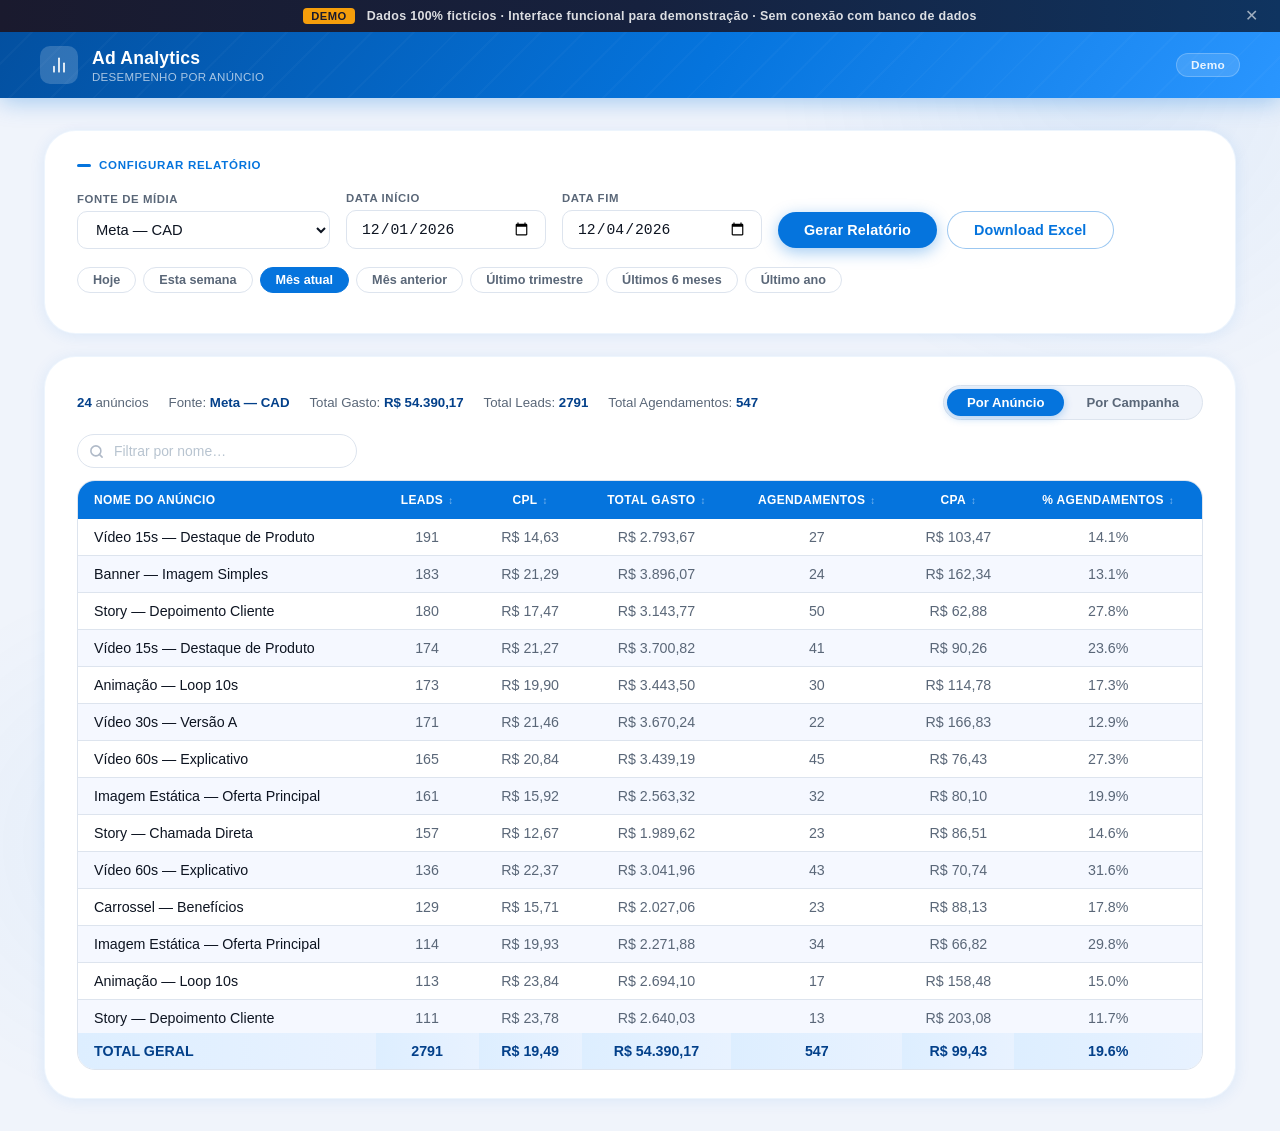
<file: assets/demos/ad-analytics.html>
<!DOCTYPE html>
<html lang="pt-BR">
<head>
  <meta charset="UTF-8" />
  <meta name="viewport" content="width=device-width, initial-scale=1.0" />
  <title>Ad Analytics — Demo</title>
  <style>
    *, *::before, *::after { box-sizing: border-box; margin: 0; padding: 0; }

    :root {
      --blue:       #0574dd;
      --blue-dark:  #0461bd;
      --blue-deep:  #03408a;
      --blue-light: #e8f2ff;
      --blue-glow:  rgba(5,116,221,.14);
      --bg:         #f0f4fb;
      --card:       #ffffff;
      --text:       #0d1421;
      --muted:      #5a6778;
      --border:     #dde4ee;
      --r-sm:  10px;
      --r-md:  18px;
      --r-lg:  24px;
      --r-xl:  32px;
      --r-full: 100px;
      --shadow:    0 2px 16px rgba(5,116,221,.09);
      --shadow-md: 0 6px 28px rgba(5,116,221,.14);
      --shadow-lg: 0 12px 48px rgba(5,116,221,.20);
      --ease: .22s cubic-bezier(.4,0,.2,1);
    }

    body {
      font-family: 'Segoe UI', -apple-system, BlinkMacSystemFont, Arial, sans-serif;
      background: var(--bg);
      color: var(--text);
      min-height: 100vh;
      overflow-x: hidden;
    }

    body::before, body::after {
      content: '';
      position: fixed;
      border-radius: 50%;
      pointer-events: none;
      z-index: 0;
    }
    body::before {
      width: 700px; height: 700px;
      background: radial-gradient(circle, rgba(5,116,221,.07) 0%, transparent 68%);
      top: -280px; right: -180px;
    }
    body::after {
      width: 550px; height: 550px;
      background: radial-gradient(circle, rgba(5,116,221,.05) 0%, transparent 68%);
      bottom: -220px; left: -140px;
    }

    /* ── Demo Banner ── */
    .demo-banner {
      background: linear-gradient(90deg, #1a1a2e 0%, #16213e 50%, #0f3460 100%);
      color: #fff;
      padding: 8px 24px;
      display: flex;
      align-items: center;
      justify-content: center;
      gap: 12px;
      font-size: .78rem;
      font-weight: 600;
      letter-spacing: .3px;
      position: relative;
      z-index: 20;
    }
    .demo-banner-badge {
      background: #f59e0b;
      color: #1a1a2e;
      border-radius: 4px;
      padding: 2px 8px;
      font-size: .7rem;
      font-weight: 800;
      letter-spacing: .5px;
    }
    .demo-banner-text { opacity: .85; }
    .demo-banner-close {
      position: absolute;
      right: 16px;
      background: none;
      border: none;
      color: rgba(255,255,255,.6);
      cursor: pointer;
      font-size: 1rem;
      line-height: 1;
      padding: 2px 6px;
      transition: color .2s;
    }
    .demo-banner-close:hover { color: #fff; }

    /* ── Header ── */
    header {
      background: linear-gradient(120deg, #0350a0 0%, var(--blue) 55%, #2a96ff 100%);
      color: #fff;
      padding: 0 40px;
      height: 66px;
      display: flex;
      align-items: center;
      gap: 14px;
      position: relative;
      z-index: 10;
      box-shadow: 0 3px 24px rgba(5,116,221,.35);
    }
    header::before {
      content: '';
      position: absolute;
      inset: 0;
      background: repeating-linear-gradient(-45deg, transparent, transparent 28px, rgba(255,255,255,.025) 28px, rgba(255,255,255,.025) 30px);
      pointer-events: none;
    }
    .header-icon {
      width: 38px; height: 38px;
      background: rgba(255,255,255,.18);
      border-radius: var(--r-sm);
      display: flex; align-items: center; justify-content: center;
      flex-shrink: 0;
    }
    .header-text { display: flex; flex-direction: column; gap: 2px; }
    header h1 { font-size: 1.1rem; font-weight: 700; letter-spacing: .2px; }
    .header-sub { font-size: .72rem; opacity: .65; font-weight: 500; letter-spacing: .3px; text-transform: uppercase; }
    .header-badge {
      margin-left: auto;
      background: rgba(255,255,255,.15);
      border: 1px solid rgba(255,255,255,.25);
      border-radius: var(--r-full);
      padding: 4px 14px;
      font-size: .74rem;
      font-weight: 600;
      letter-spacing: .3px;
      opacity: .9;
    }

    /* ── Layout ── */
    main { max-width: 1240px; margin: 32px auto; padding: 0 24px; position: relative; z-index: 1; }

    .card {
      background: var(--card);
      border-radius: var(--r-xl);
      box-shadow: var(--shadow);
      padding: 28px 32px;
      margin-bottom: 22px;
      border: 1px solid rgba(5,116,221,.07);
      position: relative;
    }

    .card-title {
      font-size: .72rem;
      font-weight: 700;
      color: var(--blue);
      text-transform: uppercase;
      letter-spacing: .7px;
      margin-bottom: 18px;
      display: flex;
      align-items: center;
      gap: 8px;
    }
    .card-title::before {
      content: '';
      display: block;
      width: 14px; height: 3px;
      background: var(--blue);
      border-radius: 2px;
    }

    /* ── Filtros ── */
    .filters { display: flex; flex-wrap: wrap; gap: 16px; align-items: flex-end; }
    .filter-group { display: flex; flex-direction: column; gap: 6px; }
    .filter-group label {
      font-size: .71rem;
      font-weight: 700;
      color: var(--muted);
      text-transform: uppercase;
      letter-spacing: .6px;
    }
    .filter-group select,
    .filter-group input[type="date"] {
      border: 1.5px solid var(--border);
      border-radius: var(--r-sm);
      padding: 9px 14px;
      font-size: .92rem;
      color: var(--text);
      background: #fff;
      outline: none;
      transition: border-color var(--ease), box-shadow var(--ease);
      min-width: 200px;
    }
    .filter-group select:focus,
    .filter-group input[type="date"]:focus {
      border-color: var(--blue);
      box-shadow: 0 0 0 3px var(--blue-glow);
    }

    /* ── Botões ── */
    .btn {
      padding: 10px 26px;
      border: none;
      border-radius: var(--r-full);
      font-size: .9rem;
      font-weight: 700;
      cursor: pointer;
      transition: background var(--ease), transform var(--ease), box-shadow var(--ease), opacity var(--ease);
      letter-spacing: .15px;
    }
    .btn-primary {
      background: var(--blue);
      color: #fff;
      box-shadow: 0 4px 16px rgba(5,116,221,.38);
    }
    .btn-primary:hover {
      background: var(--blue-dark);
      transform: translateY(-1.5px);
      box-shadow: 0 6px 22px rgba(5,116,221,.48);
    }
    .btn-success {
      background: #fff;
      color: var(--blue);
      border: 1.5px solid rgba(5,116,221,.4);
    }
    .btn-success:hover {
      background: var(--blue-light);
      border-color: var(--blue);
      transform: translateY(-1.5px);
    }
    .btn:disabled { opacity: .5; cursor: not-allowed; transform: none !important; box-shadow: none !important; }

    .actions { display: flex; gap: 10px; align-items: center; margin-top: 4px; }

    #status { font-size: .85rem; color: var(--muted); min-height: 20px; }
    #status.error { color: #d63b3b; }

    .spinner {
      display: none;
      width: 18px; height: 18px;
      border: 2.5px solid var(--border);
      border-top-color: var(--blue);
      border-radius: 50%;
      animation: spin .7s linear infinite;
      vertical-align: middle;
    }
    @keyframes spin { to { transform: rotate(360deg); } }

    /* ── Presets ── */
    .presets { display: flex; flex-wrap: wrap; gap: 7px; margin-top: 18px; }
    .preset-btn {
      border: 1.5px solid var(--border);
      background: #fff;
      color: var(--muted);
      border-radius: var(--r-full);
      padding: 5px 15px;
      font-size: .79rem;
      font-weight: 600;
      cursor: pointer;
      transition: background var(--ease), color var(--ease), border-color var(--ease), transform var(--ease);
    }
    .preset-btn:hover {
      background: var(--blue-light);
      border-color: var(--blue);
      color: var(--blue);
      transform: translateY(-1px);
    }
    .preset-btn.active { background: var(--blue); color: #fff; border-color: var(--blue); }

    /* ── Tabela ── */
    #results-section { display: none; }

    .view-toggle {
      display: flex;
      background: var(--bg);
      border: 1.5px solid var(--border);
      border-radius: var(--r-full);
      padding: 3px;
      gap: 2px;
    }
    .toggle-btn {
      border: none;
      background: transparent;
      color: var(--muted);
      padding: 6px 20px;
      font-size: .82rem;
      font-weight: 700;
      cursor: pointer;
      border-radius: var(--r-full);
      transition: background var(--ease), color var(--ease);
    }
    .toggle-btn.active { background: var(--blue); color: #fff; box-shadow: 0 2px 8px rgba(5,116,221,.3); }
    .toggle-btn:not(.active):hover { background: var(--blue-light); color: var(--blue); }

    .summary-bar { display: flex; gap: 20px; flex-wrap: wrap; margin-bottom: 16px; }
    .summary-item { font-size: .83rem; color: var(--muted); }
    .summary-item strong { color: var(--blue-deep); font-weight: 700; }

    .table-wrapper {
      overflow-x: auto;
      overflow-y: auto;
      max-height: calc(100vh - 310px);
      border-radius: var(--r-md);
      border: 1px solid var(--border);
    }

    table { width: 100%; border-collapse: collapse; font-size: .89rem; }
    thead th {
      background: var(--blue);
      color: #fff;
      padding: 12px 16px;
      text-align: center;
      font-weight: 700;
      white-space: nowrap;
      position: sticky;
      top: 0;
      z-index: 3;
      cursor: pointer;
      user-select: none;
      font-size: .75rem;
      letter-spacing: .35px;
      text-transform: uppercase;
    }
    thead th:first-child { text-align: left; }
    thead th:hover { background: var(--blue-dark); }
    .sort-icon { margin-left: 5px; opacity: .5; font-size: .82em; }
    thead th.sort-active { background: var(--blue-deep); }
    thead th.sort-active .sort-icon { opacity: 1; }

    tbody tr { transition: background var(--ease); }
    tbody tr:nth-child(even) { background: #f5f8ff; }
    tbody tr:hover { background: var(--blue-light); }

    tbody td {
      padding: 10px 16px;
      border-bottom: 1px solid var(--border);
      white-space: nowrap;
    }
    tbody td:first-child {
      white-space: normal;
      max-width: 340px;
      overflow-wrap: break-word;
      word-break: break-word;
      color: var(--text);
      font-weight: 500;
    }
    tbody td:not(:first-child) { text-align: center; color: var(--muted); min-width: 90px; }

    .row-total td,
    tfoot td {
      background: linear-gradient(90deg, #ddeeff, #e8f2ff);
      font-weight: 700;
      color: var(--blue-deep);
      border-top: 2px solid rgba(5,116,221,.2);
      white-space: nowrap;
      padding: 10px 16px;
    }
    tfoot td {
      position: sticky;
      bottom: 0;
      z-index: 2;
    }
    tfoot td:not(:first-child) { text-align: center; }

    .na { color: #b8c4d0; font-style: italic; }

    .ad-link { color: inherit; text-decoration: none; cursor: pointer; }
    .ad-link:hover { color: var(--blue); text-decoration: underline; }

    /* ── Busca ── */
    .search-box {
      position: relative;
      display: inline-flex;
      align-items: center;
    }
    .search-box svg {
      position: absolute;
      left: 12px;
      color: #b0bac8;
      pointer-events: none;
    }
    .search-box input {
      border: 1.5px solid var(--border);
      border-radius: var(--r-full);
      padding: 8px 34px 8px 36px;
      font-size: .87rem;
      color: var(--text);
      background: #fff;
      outline: none;
      transition: border-color var(--ease), box-shadow var(--ease);
      width: 280px;
    }
    .search-box input:focus {
      border-color: var(--blue);
      box-shadow: 0 0 0 3px var(--blue-glow);
    }
    .search-box input::placeholder { color: #b8c4d0; }
    .search-clear {
      position: absolute; right: 10px;
      background: none; border: none;
      cursor: pointer; color: #b0bac8;
      font-size: .95rem; line-height: 1; padding: 0;
      display: none;
      transition: color var(--ease);
    }
    .search-clear:hover { color: var(--muted); }
    .search-clear.visible { display: block; }

    /* ── Modais ── */
    .modal-backdrop {
      display: none;
      position: fixed; inset: 0;
      background: rgba(5,20,55,.5);
      backdrop-filter: blur(6px);
      -webkit-backdrop-filter: blur(6px);
      z-index: 1000;
      align-items: center;
      justify-content: center;
    }
    .modal-backdrop.open { display: flex; }
    .modal-box {
      background: #fff;
      border-radius: var(--r-xl);
      box-shadow: var(--shadow-lg);
      padding: 28px 32px;
      max-width: 860px;
      width: calc(100% - 32px);
      max-height: 90vh;
      overflow-y: auto;
      position: relative;
      border: 1px solid rgba(5,116,221,.09);
    }
    .modal-close {
      position: absolute; top: 16px; right: 16px;
      width: 32px; height: 32px;
      display: flex; align-items: center; justify-content: center;
      font-size: 1.1rem;
      background: var(--bg); border: 1px solid var(--border); border-radius: 50%;
      cursor: pointer; color: var(--muted);
      transition: background var(--ease), color var(--ease), border-color var(--ease);
    }
    .modal-close:hover { background: #fee2e2; color: #d63b3b; border-color: #fca5a5; }
    .modal-title {
      font-size: .98rem; font-weight: 700; color: var(--blue-deep);
      margin-bottom: 20px; padding-right: 40px; line-height: 1.35;
    }

    /* ── Drill-down ── */
    .drill-modal-box { max-width: 1000px; }
    .drill-adset {
      margin-bottom: 10px;
      border: 1px solid var(--border);
      border-radius: var(--r-md);
      overflow: hidden;
      box-shadow: 0 2px 10px rgba(5,116,221,.06);
      transition: box-shadow var(--ease);
    }
    .drill-adset:hover { box-shadow: 0 4px 18px rgba(5,116,221,.11); }
    .drill-adset-header {
      background: linear-gradient(120deg, #0350a0 0%, var(--blue) 100%);
      color: #fff;
      padding: 12px 18px;
      display: flex;
      align-items: center;
      gap: 18px;
      flex-wrap: wrap;
      cursor: pointer;
      user-select: none;
    }
    .drill-adset-header:hover { background: linear-gradient(120deg, #023e80 0%, var(--blue-dark) 100%); }
    .drill-adset-name { font-weight: 700; font-size: .87rem; flex: 1; min-width: 140px; }
    .drill-adset-toggle {
      font-size: .7rem; opacity: .75;
      transition: transform .2s; flex-shrink: 0;
    }
    .drill-adset-toggle.collapsed { transform: rotate(-90deg); }
    .drill-adset-body { overflow: hidden; transition: max-height .25s ease; max-height: 2000px; }
    .drill-adset-body.collapsed { max-height: 0; }
    .drill-metric { font-size: .77rem; white-space: nowrap; opacity: .9; }
    .drill-metric strong { opacity: 1; font-weight: 700; }

    .drill-table { width: 100%; border-collapse: collapse; font-size: .85rem; }
    .drill-ad-row td {
      padding: 9px 16px;
      border-bottom: 1px solid var(--border);
      vertical-align: middle;
    }
    .drill-ad-row:last-child td { border-bottom: none; }
    .drill-ad-row:nth-child(even) { background: #f5f8ff; }
    .drill-ad-row:hover { background: var(--blue-light); }
    .drill-ad-name-cell {
      max-width: 340px;
      white-space: normal;
      overflow-wrap: break-word;
      word-break: break-word;
      color: var(--text);
      font-weight: 500;
    }
    .drill-no-data { padding: 36px; text-align: center; color: var(--muted); font-size: .9rem; }

    .drill-thead th {
      background: #1a6bd4;
      color: #fff;
      padding: 8px 14px;
      text-align: center;
      font-size: .72rem;
      font-weight: 700;
      cursor: pointer;
      user-select: none;
      white-space: nowrap;
      text-transform: uppercase;
      letter-spacing: .3px;
    }
    .drill-thead th:first-child { text-align: left; }
    .drill-thead th:hover { background: #1560c0; }
    .drill-thead th.sort-active { background: var(--blue-deep); }
    .drill-sort-icon { margin-left: 4px; opacity: .45; font-size: .75em; }
    .drill-thead th.sort-active .drill-sort-icon { opacity: 1; }
  </style>
</head>
<body>

<!-- Demo Banner -->
<div class="demo-banner" id="demo-banner">
  <span class="demo-banner-badge">DEMO</span>
  <span class="demo-banner-text">Dados 100% fictícios · Interface funcional para demonstração · Sem conexão com banco de dados</span>
  <button class="demo-banner-close" onclick="document.getElementById('demo-banner').style.display='none'" title="Fechar">✕</button>
</div>

<header>
  <div class="header-icon">
    <svg width="20" height="20" viewBox="0 0 24 24" fill="none" stroke="currentColor" stroke-width="2" stroke-linecap="round" stroke-linejoin="round">
      <line x1="18" y1="20" x2="18" y2="10"/><line x1="12" y1="20" x2="12" y2="4"/><line x1="6" y1="20" x2="6" y2="14"/>
    </svg>
  </div>
  <div class="header-text">
    <h1>Ad Analytics</h1>
    <span class="header-sub">Desempenho por Anúncio</span>
  </div>
  <div class="header-badge">Demo</div>
</header>

<main>
  <div class="card">
    <div class="card-title">Configurar Relatório</div>
    <div class="filters">
      <div class="filter-group">
        <label>Fonte de Mídia</label>
        <select id="platform">
          <optgroup label="Meta Ads">
            <option value="META_CAD">Meta — CAD</option>
            <option value="META_CONV">Meta — Conv</option>
            <option value="META_WHATSAPP">Meta — WhatsApp</option>
            <option value="META_REDE_SOCIAL">Meta — Rede Social</option>
          </optgroup>
          <optgroup label="Google Ads">
            <option value="GOOGLE_PESQUISA">Google — Pesquisa</option>
            <option value="GOOGLE_YT">Google — YouTube</option>
            <option value="GOOGLE_PMAX">Google — Performance Max</option>
          </optgroup>
          <optgroup label="Outras Plataformas">
            <option value="TIKTOK">TikTok Ads</option>
            <option value="TABOOLA">Taboola</option>
            <option value="BING_PESQUISA">Bing — Pesquisa</option>
            <option value="BING_DISPLAY">Bing — Display</option>
            <option value="X">X (Twitter) Ads</option>
          </optgroup>
        </select>
      </div>

      <div class="filter-group">
        <label>Data Início</label>
        <input type="date" id="date-start" />
      </div>

      <div class="filter-group">
        <label>Data Fim</label>
        <input type="date" id="date-end" />
      </div>

      <div class="filter-group" style="justify-content: flex-end;">
        <label>&nbsp;</label>
        <div class="actions">
          <button class="btn btn-primary" id="btn-report" onclick="gerarRelatorio()">Gerar Relatório</button>
          <button class="btn btn-success" id="btn-export" onclick="alert('Exportação desabilitada no modo demo.')" style="display:none">Download Excel</button>
        </div>
      </div>
    </div>

    <div class="presets" id="presets">
      <button class="preset-btn" data-preset="today">Hoje</button>
      <button class="preset-btn" data-preset="this-week">Esta semana</button>
      <button class="preset-btn" data-preset="this-month">Mês atual</button>
      <button class="preset-btn" data-preset="last-month">Mês anterior</button>
      <button class="preset-btn" data-preset="last-quarter">Último trimestre</button>
      <button class="preset-btn" data-preset="last-6months">Últimos 6 meses</button>
      <button class="preset-btn" data-preset="last-year">Último ano</button>
    </div>

    <div style="margin-top: 12px;">
      <span id="status"></span>
    </div>
  </div>

  <div class="card" id="results-section">
    <div style="display:flex; align-items:center; justify-content:space-between; flex-wrap:wrap; gap:12px; margin-bottom:14px;">
      <div class="summary-bar" id="summary-bar" style="margin-bottom:0;"></div>
      <div class="view-toggle" id="view-toggle" style="display:none;">
        <button class="toggle-btn active" id="btn-view-ad" onclick="setView('ad')">Por Anúncio</button>
        <button class="toggle-btn" id="btn-view-campaign" onclick="setView('campaign')">Por Campanha</button>
      </div>
    </div>
    <div style="margin-bottom:12px;">
      <div class="search-box">
        <svg width="15" height="15" viewBox="0 0 24 24" fill="none" stroke="currentColor" stroke-width="2.5" stroke-linecap="round" stroke-linejoin="round"><circle cx="11" cy="11" r="8"/><line x1="21" y1="21" x2="16.65" y2="16.65"/></svg>
        <input type="text" id="search-input" placeholder="Filtrar por nome…" oninput="onSearchInput(this.value)" autocomplete="off" />
        <button class="search-clear" id="search-clear" onclick="clearSearch()" title="Limpar">×</button>
      </div>
    </div>

    <div class="table-wrapper">
      <table id="report-table">
        <thead>
          <tr>
            <th id="col-name-header" data-col="0">Nome do Anúncio<span class="sort-icon">↕</span></th>
            <th data-col="1">Leads<span class="sort-icon">↕</span></th>
            <th data-col="2">CPL<span class="sort-icon">↕</span></th>
            <th data-col="3">Total Gasto<span class="sort-icon">↕</span></th>
            <th data-col="4">Agendamentos<span class="sort-icon">↕</span></th>
            <th data-col="5">CPA<span class="sort-icon">↕</span></th>
            <th data-col="6">% Agendamentos<span class="sort-icon">↕</span></th>
          </tr>
        </thead>
        <tbody id="report-body"></tbody>
        <tfoot id="report-foot"></tfoot>
      </table>
    </div>
  </div>
</main>

<!-- Modal de drill-down por campanha -->
<div class="modal-backdrop" id="drill-modal" onclick="closeDrillOnBackdrop(event)">
  <div class="modal-box drill-modal-box">
    <button class="modal-close" onclick="closeDrill()" title="Fechar">×</button>
    <div class="modal-title" id="drill-title"></div>
    <div id="drill-content"></div>
  </div>
</div>

<script>
  // ── Date helpers ──────────────────────────────────────────────
  function toISO(d) { return d.toISOString().slice(0, 10); }

  function applyPreset(preset) {
    const today = new Date();
    today.setHours(0, 0, 0, 0);
    let start, end = new Date(today);
    if (preset === 'today') {
      start = new Date(today);
    } else if (preset === 'this-week') {
      const day = today.getDay() || 7;
      start = new Date(today);
      start.setDate(today.getDate() - (day - 1));
    } else if (preset === 'this-month') {
      start = new Date(today.getFullYear(), today.getMonth(), 1);
    } else if (preset === 'last-month') {
      start = new Date(today.getFullYear(), today.getMonth() - 1, 1);
      end   = new Date(today.getFullYear(), today.getMonth(), 0);
    } else if (preset === 'last-quarter') {
      start = new Date(today); start.setMonth(today.getMonth() - 3);
    } else if (preset === 'last-6months') {
      start = new Date(today); start.setMonth(today.getMonth() - 6);
    } else if (preset === 'last-year') {
      start = new Date(today); start.setFullYear(today.getFullYear() - 1);
    } else return;
    document.getElementById('date-start').value = toISO(start);
    document.getElementById('date-end').value   = toISO(end);
    document.querySelectorAll('.preset-btn').forEach(b => {
      b.classList.toggle('active', b.dataset.preset === preset);
    });
  }

  ['date-start', 'date-end'].forEach(id => {
    document.getElementById(id).addEventListener('change', () => {
      document.querySelectorAll('.preset-btn').forEach(b => b.classList.remove('active'));
    });
  });

  document.querySelectorAll('.preset-btn').forEach(btn => {
    btn.addEventListener('click', () => applyPreset(btn.dataset.preset));
  });

  applyPreset('this-month');

  // ── Fake data generator ───────────────────────────────────────
  const PLATFORM_LABELS = {
    META_CAD:         'Meta — CAD',
    META_CONV:        'Meta — Conv',
    META_WHATSAPP:    'Meta — WhatsApp',
    META_REDE_SOCIAL: 'Meta — Rede Social',
    GOOGLE_PESQUISA:  'Google — Pesquisa',
    GOOGLE_YT:        'Google — YouTube',
    GOOGLE_PMAX:      'Google — Performance Max',
    TIKTOK:           'TikTok Ads',
    TABOOLA:          'Taboola',
    BING_PESQUISA:    'Bing — Pesquisa',
    BING_DISPLAY:     'Bing — Display',
    X:                'X (Twitter) Ads',
  };

  // Seed-based pseudo-random for reproducible fake data
  function seededRand(seed) {
    let s = seed;
    return function() {
      s = (s * 9301 + 49297) % 233280;
      return s / 233280;
    };
  }

  const CAMPAIGN_TEMPLATES = {
    META_CAD: [
      { c: 'Leads Produto A — Público Frio', adsets: ['Lookalike 1% — Compradores', 'Interesses — Serviço Premium'] },
      { c: 'Remarketing — Visitantes 30d', adsets: ['Visitantes Página Principal', 'Engajados Redes Sociais'] },
      { c: 'Prospecção — Região Sul', adsets: ['Público Amplo 35-55', 'Lookalike 2% — Leads Qualificados'] },
    ],
    META_CONV: [
      { c: 'Conversão — Captação Direta', adsets: ['Público Semelhante 1%', 'Interesses Combinados'] },
      { c: 'Retargeting — Carrinho Abandonado', adsets: ['Visitantes Página de Oferta', 'Engajados 7d'] },
    ],
    META_WHATSAPP: [
      { c: 'WhatsApp — Atendimento Direto', adsets: ['Público Frio — SP/RJ', 'Lookalike 1% — Conversores'] },
      { c: 'WhatsApp — Prospecção Nacional', adsets: ['Interesse em Serviços', 'Público Amplo 25-60'] },
    ],
    META_REDE_SOCIAL: [
      { c: 'Engajamento — Conteúdo Orgânico', adsets: ['Fãs da Página + Similares', 'Público Amplo'] },
    ],
    GOOGLE_PESQUISA: [
      { c: 'Pesquisa — Marca', adsets: ['Termos de Marca', 'Marca + Produto'] },
      { c: 'Pesquisa — Concorrentes', adsets: ['Concorrentes Diretos', 'Termos Alternativos'] },
      { c: 'Pesquisa — Produto Genérico', adsets: ['Intenção Alta', 'Intenção Média'] },
    ],
    GOOGLE_YT: [
      { c: 'YouTube — Awareness', adsets: ['In-Stream — Audiência Affinity', 'Bumper 6s — Remarketing'] },
      { c: 'YouTube — Consideração', adsets: ['TrueView — Custom Intent', 'Discovery — Interesse'] },
    ],
    GOOGLE_PMAX: [
      { c: 'Performance Max — Todos os Canais', adsets: ['Asset Group Principal', 'Asset Group Secundário'] },
    ],
    TIKTOK: [
      { c: 'TikTok — Geração de Leads', adsets: ['Público Frio 18-35', 'Interesses — Estilo de Vida'] },
      { c: 'TikTok — Spark Ads', adsets: ['Conteúdo Orgânico Impulsionado', 'Parceria Criadores'] },
    ],
    TABOOLA: [
      { c: 'Taboola — Native Leads', adsets: ['Portais de Notícias', 'Sites de Conteúdo'] },
    ],
    BING_PESQUISA: [
      { c: 'Bing — Marca', adsets: ['Termos de Marca'] },
      { c: 'Bing — Produto Genérico', adsets: ['Alta Intenção'] },
    ],
    BING_DISPLAY: [
      { c: 'Bing Display — Remarketing', adsets: ['Visitantes Recentes'] },
    ],
    X: [
      { c: 'X Ads — Prospecção', adsets: ['Seguidores de Concorrentes', 'Palavras-chave de Interesse'] },
    ],
  };

  const AD_NAMES = [
    'Vídeo 30s — Versão A',
    'Vídeo 30s — Versão B',
    'Carrossel — Benefícios',
    'Carrossel — Depoimentos',
    'Imagem Estática — Oferta Principal',
    'Imagem Estática — Benefício Único',
    'Story — Depoimento Cliente',
    'Story — Chamada Direta',
    'Vídeo 15s — Destaque de Produto',
    'Vídeo 60s — Explicativo',
    'Banner — Imagem Simples',
    'Animação — Loop 10s',
  ];

  function makeRow(adName, campaignName, adsetName, leads, spend, appointments) {
    const cpl  = leads > 0 ? Math.round(spend / leads * 100) / 100 : null;
    const cpa  = appointments > 0 ? Math.round(spend / appointments * 100) / 100 : null;
    const rate = leads > 0 ? Math.round(appointments / leads * 1000) / 10 : null;
    return {
      ad_name: adName,
      campaign_name: campaignName,
      adset_name: adsetName,
      leads, spend: Math.round(spend * 100) / 100,
      appointments, cpl, cpa, appointment_rate: rate,
      is_total: false,
    };
  }

  function generateFakeRows(platform) {
    const rand = seededRand(platform.split('').reduce((a, c) => a + c.charCodeAt(0), 0));
    const templates = CAMPAIGN_TEMPLATES[platform] || CAMPAIGN_TEMPLATES['META_CAD'];
    const rows = [];

    // Platform-specific spend/leads multiplier
    const multipliers = {
      META_CAD: { cpl: 18, conv: 0.22 },
      META_CONV: { cpl: 22, conv: 0.26 },
      META_WHATSAPP: { cpl: 14, conv: 0.31 },
      META_REDE_SOCIAL: { cpl: 8, conv: 0.12 },
      GOOGLE_PESQUISA: { cpl: 38, conv: 0.35 },
      GOOGLE_YT: { cpl: 28, conv: 0.18 },
      GOOGLE_PMAX: { cpl: 32, conv: 0.24 },
      TIKTOK: { cpl: 16, conv: 0.19 },
      TABOOLA: { cpl: 45, conv: 0.14 },
      BING_PESQUISA: { cpl: 35, conv: 0.32 },
      BING_DISPLAY: { cpl: 55, conv: 0.11 },
      X: { cpl: 48, conv: 0.13 },
    };
    const m = multipliers[platform] || { cpl: 25, conv: 0.20 };

    for (const tmpl of templates) {
      for (const adset of tmpl.adsets) {
        // 3-5 ads per adset
        const numAds = 3 + Math.floor(rand() * 3);
        for (let i = 0; i < numAds; i++) {
          const adName = AD_NAMES[Math.floor(rand() * AD_NAMES.length)];
          const leads = 20 + Math.floor(rand() * 180);
          const baseCpl = m.cpl * (0.7 + rand() * 0.8);
          const spend = leads * baseCpl;
          const convRate = m.conv * (0.5 + rand() * 1.0);
          const appointments = Math.floor(leads * convRate);
          rows.push(makeRow(adName, tmpl.c, adset, leads, spend, appointments));
        }
      }
    }

    // Sort by leads desc
    rows.sort((a, b) => b.leads - a.leads);

    // Add total row
    const totalLeads = rows.reduce((s, r) => s + r.leads, 0);
    const totalSpend = rows.reduce((s, r) => s + r.spend, 0);
    const totalAppts = rows.reduce((s, r) => s + r.appointments, 0);
    rows.push({
      ad_name: 'TOTAL GERAL',
      leads: totalLeads,
      spend: Math.round(totalSpend * 100) / 100,
      appointments: totalAppts,
      cpl: totalLeads > 0 ? Math.round(totalSpend / totalLeads * 100) / 100 : null,
      cpa: totalAppts > 0 ? Math.round(totalSpend / totalAppts * 100) / 100 : null,
      appointment_rate: totalLeads > 0 ? Math.round(totalAppts / totalLeads * 1000) / 10 : null,
      is_total: true,
    });

    return rows;
  }

  // ── State ─────────────────────────────────────────────────────
  let lastRequest = null;
  let allAdRows = [];
  let allCampaignRows = [];
  let currentPlatform = '';
  let currentView = 'ad';
  let searchTerm = '';
  let sortState = { col: null, dir: null };
  const COL_KEYS = ['ad_name', 'leads', 'cpl', 'spend', 'appointments', 'cpa', 'appointment_rate'];

  function onSearchInput(value) {
    searchTerm = value.trim().toLowerCase();
    document.getElementById('search-clear').classList.toggle('visible', searchTerm.length > 0);
    renderView(currentView);
  }

  function clearSearch() {
    searchTerm = '';
    document.getElementById('search-input').value = '';
    document.getElementById('search-clear').classList.remove('visible');
    renderView(currentView);
  }

  function applySortToRows(rows) {
    if (sortState.col === null) return rows;
    const key = COL_KEYS[sortState.col];
    const dir = sortState.dir === 'desc' ? -1 : 1;
    return [...rows].sort((a, b) => {
      const av = a[key], bv = b[key];
      if (av === null && bv === null) return 0;
      if (av === null) return 1;
      if (bv === null) return -1;
      if (typeof av === 'string') return dir * av.localeCompare(bv, 'pt-BR', { sensitivity: 'base' });
      return dir * (av - bv);
    });
  }

  function updateSortIcons() {
    document.querySelectorAll('#report-table thead th[data-col]').forEach(th => {
      const colIdx = parseInt(th.dataset.col, 10);
      const icon = th.querySelector('.sort-icon');
      th.classList.toggle('sort-active', sortState.col === colIdx);
      if (!icon) return;
      if (sortState.col === colIdx) {
        icon.textContent = sortState.dir === 'desc' ? '↓' : '↑';
      } else {
        icon.textContent = '↕';
      }
    });
  }

  function setStatus(msg, isError = false) {
    const el = document.getElementById('status');
    el.textContent = msg;
    el.className = isError ? 'error' : '';
  }

  function fmt(v, type) {
    if (v === null || v === undefined) return '<span class="na">N/A</span>';
    if (type === 'currency') return 'R$ ' + Number(v).toLocaleString('pt-BR', { minimumFractionDigits: 2, maximumFractionDigits: 2 });
    if (type === 'pct') return Number(v).toFixed(1) + '%';
    return v;
  }

  function gerarRelatorio() {
    const platform = document.getElementById('platform').value;
    const dateStart = document.getElementById('date-start').value;
    const dateEnd = document.getElementById('date-end').value;

    if (!dateStart || !dateEnd) { setStatus('Selecione o período.', true); return; }
    if (dateStart > dateEnd) { setStatus('Data início deve ser anterior à data fim.', true); return; }

    lastRequest = { platform, date_start: dateStart, date_end: dateEnd };
    sortState = { col: null, dir: null };
    searchTerm = '';
    document.getElementById('search-input').value = '';
    document.getElementById('search-clear').classList.remove('visible');
    document.getElementById('results-section').style.display = 'none';
    document.getElementById('btn-export').style.display = 'none';
    document.getElementById('view-toggle').style.display = 'none';
    setStatus('Carregando dados demo…');

    // Simulate brief loading
    setTimeout(() => {
      allAdRows = generateFakeRows(platform);
      allCampaignRows = [];
      currentPlatform = platform;
      currentView = 'ad';
      document.getElementById('btn-view-ad').classList.add('active');
      document.getElementById('btn-view-campaign').classList.remove('active');
      document.getElementById('view-toggle').style.display = 'flex';
      renderView('ad');
      setStatus('');
      document.getElementById('btn-export').style.display = 'inline-block';
    }, 600);
  }

  function setView(view) {
    currentView = view;
    document.getElementById('btn-view-ad').classList.toggle('active', view === 'ad');
    document.getElementById('btn-view-campaign').classList.toggle('active', view === 'campaign');
    renderView(view);
  }

  function renderView(view) {
    if (view === 'campaign') {
      const groups = {};
      for (const r of allAdRows.filter(r => !r.is_total)) {
        const key = r.campaign_name || 'Sem campanha';
        if (!groups[key]) groups[key] = { name: key, leads: 0, appointments: 0, spend: 0 };
        groups[key].leads        += r.leads;
        groups[key].appointments += r.appointments;
        groups[key].spend        += r.spend;
      }
      const campRows = Object.values(groups).map(g => {
        const s = Math.round(g.spend * 100) / 100;
        return {
          ad_name: g.name,
          leads: g.leads,
          appointments: g.appointments,
          spend: s,
          cpl:              g.leads > 0 ? Math.round(s / g.leads * 100) / 100 : null,
          cpa:              g.appointments > 0 ? Math.round(s / g.appointments * 100) / 100 : null,
          appointment_rate: g.leads > 0 ? Math.round(g.appointments / g.leads * 1000) / 10 : null,
          campaign_name: g.name,
        };
      });
      campRows.sort((a, b) => b.spend - a.spend);
      const total = allAdRows.find(r => r.is_total);
      renderTable([...campRows, total], currentPlatform, 'campaign');
    } else {
      renderTable(allAdRows, currentPlatform, 'ad');
    }
  }

  function renderTable(rows, platform, view) {
    document.getElementById('col-name-header').textContent =
      view === 'campaign' ? 'Nome da Campanha' : 'Nome do Anúncio';

    const tbody = document.getElementById('report-body');
    const tfoot = document.getElementById('report-foot');
    tbody.innerHTML = '';
    tfoot.innerHTML = '';

    const allDataRows = rows.filter(r => !r.is_total);
    const filteredRows = searchTerm
      ? allDataRows.filter(r => (r.ad_name || '').toLowerCase().includes(searchTerm))
      : allDataRows;
    const dataRows = applySortToRows(filteredRows);
    const totalRow = rows.find(r => r.is_total);

    for (const r of dataRows) {
      const tr = document.createElement('tr');
      let nameCell;
      if (view === 'campaign') {
        nameCell = `<a class="ad-link" href="#" onclick="openCampaignDrill(event, '${escHtml(r.ad_name)}')">${escHtml(r.ad_name)}</a>`;
      } else {
        nameCell = escHtml(r.ad_name);
      }
      tr.innerHTML = `
        <td>${nameCell}</td>
        <td>${r.leads}</td>
        <td>${fmt(r.cpl, 'currency')}</td>
        <td>${fmt(r.spend, 'currency')}</td>
        <td>${r.appointments}</td>
        <td>${fmt(r.cpa, 'currency')}</td>
        <td>${fmt(r.appointment_rate, 'pct')}</td>
      `;
      tbody.appendChild(tr);
    }

    if (totalRow) {
      const tr = document.createElement('tr');
      tr.innerHTML = `
        <td>TOTAL GERAL</td>
        <td>${totalRow.leads}</td>
        <td>${fmt(totalRow.cpl, 'currency')}</td>
        <td>${fmt(totalRow.spend, 'currency')}</td>
        <td>${totalRow.appointments}</td>
        <td>${fmt(totalRow.cpa, 'currency')}</td>
        <td>${fmt(totalRow.appointment_rate, 'pct')}</td>
      `;
      tfoot.appendChild(tr);
    }

    const label = view === 'campaign' ? 'campanhas' : 'anúncios';
    const bar = document.getElementById('summary-bar');
    if (totalRow) {
      const countLabel = (searchTerm && dataRows.length !== allDataRows.length)
        ? `<strong>${dataRows.length}</strong> de ${allDataRows.length} ${label}`
        : `<strong>${dataRows.length}</strong> ${label}`;
      bar.innerHTML = `
        <span class="summary-item">${countLabel}</span>
        <span class="summary-item">Fonte: <strong>${escHtml(PLATFORM_LABELS[platform] || platform)}</strong></span>
        <span class="summary-item">Total Gasto: <strong>${fmt(totalRow.spend, 'currency')}</strong></span>
        <span class="summary-item">Total Leads: <strong>${totalRow.leads}</strong></span>
        <span class="summary-item">Total Agendamentos: <strong>${totalRow.appointments}</strong></span>
      `;
    }

    document.getElementById('results-section').style.display = 'block';
    updateSortIcons();
  }

  // ── Drill-down (client-side only) ─────────────────────────────
  let _currentDrillAdsets = [];
  let drillSortState = { col: null, dir: null };
  const DRILL_COL_KEYS = ['ad_name', 'leads', 'cpl', 'spend', 'appointments', 'cpa', 'appointment_rate'];

  function openCampaignDrill(event, campaignName) {
    event.preventDefault();
    drillSortState = { col: null, dir: null };
    document.getElementById('drill-title').textContent = campaignName;
    document.getElementById('drill-modal').classList.add('open');

    const campAds = allAdRows.filter(r => !r.is_total && r.campaign_name === campaignName);
    if (!campAds.length) {
      document.getElementById('drill-content').innerHTML =
        '<div class="drill-no-data">Nenhum anúncio encontrado para esta campanha.</div>';
      return;
    }

    const adsetMap = {};
    for (const ad of campAds) {
      const key = ad.adset_name || 'Sem conjunto';
      if (!adsetMap[key]) adsetMap[key] = [];
      adsetMap[key].push(ad);
    }

    const adsets = Object.entries(adsetMap).map(([name, ads]) => {
      const spend = Math.round(ads.reduce((s, r) => s + r.spend, 0) * 100) / 100;
      const leads = ads.reduce((s, r) => s + r.leads, 0);
      const appts = ads.reduce((s, r) => s + r.appointments, 0);
      return {
        name, spend, leads, appointments: appts,
        cpl:              leads > 0 ? Math.round(spend / leads * 100) / 100 : null,
        cpa:              appts > 0 ? Math.round(spend / appts * 100) / 100 : null,
        appointment_rate: leads > 0 ? Math.round(appts / leads * 1000) / 10 : null,
        ads: ads.map(ad => ({
          ad_name:          ad.ad_name,
          spend:            ad.spend,
          leads:            ad.leads,
          appointments:     ad.appointments,
          cpl:              ad.cpl,
          cpa:              ad.cpa,
          appointment_rate: ad.appointment_rate,
        })),
      };
    });
    adsets.sort((a, b) => b.spend - a.spend);
    _renderCampaignDrill(adsets);
  }

  function _drillSort(colIdx) {
    if (drillSortState.col === colIdx) {
      if (drillSortState.dir === 'desc')     drillSortState.dir = 'asc';
      else if (drillSortState.dir === 'asc') { drillSortState.col = null; drillSortState.dir = null; }
    } else {
      drillSortState.col = colIdx;
      drillSortState.dir = 'desc';
    }
    _renderCampaignDrill(_currentDrillAdsets);
  }

  function _applyDrillSort(ads) {
    const key = drillSortState.col !== null ? DRILL_COL_KEYS[drillSortState.col] : 'spend';
    const dir = (drillSortState.col !== null && drillSortState.dir === 'asc') ? 1 : -1;
    return [...ads].sort((a, b) => {
      const av = a[key], bv = b[key];
      if (av === null && bv === null) return 0;
      if (av === null) return 1;
      if (bv === null) return -1;
      if (typeof av === 'string') return dir * av.localeCompare(bv, 'pt-BR', { sensitivity: 'base' });
      return dir * (av - bv);
    });
  }

  function _drillIcon(colIdx) {
    if (drillSortState.col !== colIdx) return '↕';
    return drillSortState.dir === 'desc' ? '↓' : '↑';
  }

  function _renderCampaignDrill(adsets) {
    _currentDrillAdsets = adsets || [];
    if (!_currentDrillAdsets.length) {
      document.getElementById('drill-content').innerHTML =
        '<div class="drill-no-data">Esta campanha não teve veiculação no período selecionado.</div>';
      return;
    }

    const headers = ['Anúncio', 'Leads', 'CPL', 'Total Gasto', 'Agendamentos', 'CPA', '% Agend'];
    const theadHtml = `
      <thead class="drill-thead"><tr>
        ${headers.map((h, i) => `
          <th class="${drillSortState.col === i ? 'sort-active' : ''}" onclick="_drillSort(${i})">
            ${h}<span class="drill-sort-icon">${_drillIcon(i)}</span>
          </th>`).join('')}
      </tr></thead>
    `;

    let html = '';
    for (let i = 0; i < _currentDrillAdsets.length; i++) {
      const adset = _currentDrillAdsets[i];
      html += `
        <div class="drill-adset">
          <div class="drill-adset-header" onclick="_toggleDrillAdset(${i})">
            <span class="drill-adset-toggle" id="drill-toggle-${i}">▼</span>
            <span class="drill-adset-name">${escHtml(adset.name)}</span>
            <span class="drill-metric">Leads: <strong>${adset.leads}</strong></span>
            <span class="drill-metric">Gasto: <strong>${fmt(adset.spend, 'currency')}</strong></span>
            <span class="drill-metric">CPL: <strong>${fmt(adset.cpl, 'currency')}</strong></span>
            <span class="drill-metric">Agend: <strong>${adset.appointments}</strong></span>
            <span class="drill-metric">CPA: <strong>${fmt(adset.cpa, 'currency')}</strong></span>
          </div>
          <div class="drill-adset-body" id="drill-body-${i}">
            <table class="drill-table">${theadHtml}<tbody>
      `;
      for (const ad of _applyDrillSort(adset.ads)) {
        html += `
          <tr class="drill-ad-row">
            <td class="drill-ad-name-cell">${escHtml(ad.ad_name)}</td>
            <td style="text-align:center">${ad.leads}</td>
            <td style="text-align:center">${fmt(ad.cpl, 'currency')}</td>
            <td style="text-align:center">${fmt(ad.spend, 'currency')}</td>
            <td style="text-align:center">${ad.appointments}</td>
            <td style="text-align:center">${fmt(ad.cpa, 'currency')}</td>
            <td style="text-align:center">${fmt(ad.appointment_rate, 'pct')}</td>
          </tr>
        `;
      }
      html += `</tbody></table></div></div>`;
    }

    document.getElementById('drill-content').innerHTML = html;
  }

  function _toggleDrillAdset(i) {
    const body   = document.getElementById(`drill-body-${i}`);
    const toggle = document.getElementById(`drill-toggle-${i}`);
    if (!body) return;
    body.classList.toggle('collapsed');
    toggle.classList.toggle('collapsed');
  }

  function closeDrill() {
    document.getElementById('drill-modal').classList.remove('open');
    document.getElementById('drill-content').innerHTML = '';
  }

  function closeDrillOnBackdrop(event) {
    if (event.target === document.getElementById('drill-modal')) closeDrill();
  }

  function escHtml(str) {
    return String(str)
      .replace(/&/g, '&amp;').replace(/</g, '&lt;')
      .replace(/>/g, '&gt;').replace(/"/g, '&quot;');
  }

  document.addEventListener('keydown', e => {
    if (e.key === 'Escape') closeDrill();
    if (e.key === 'Enter' && !document.getElementById('drill-modal').classList.contains('open')) gerarRelatorio();
  });

  document.querySelectorAll('#report-table thead th[data-col]').forEach(th => {
    th.addEventListener('click', () => {
      const colIdx = parseInt(th.dataset.col, 10);
      if (sortState.col === colIdx) {
        if (sortState.dir === 'desc')     sortState.dir = 'asc';
        else if (sortState.dir === 'asc') { sortState.col = null; sortState.dir = null; }
      } else {
        sortState.col = colIdx;
        sortState.dir = 'desc';
      }
      renderView(currentView);
    });
  });

  // Auto-load demo on page open
  window.addEventListener('DOMContentLoaded', () => {
    setTimeout(() => gerarRelatorio(), 300);
  });
</script>
</body>
</html>
</file>
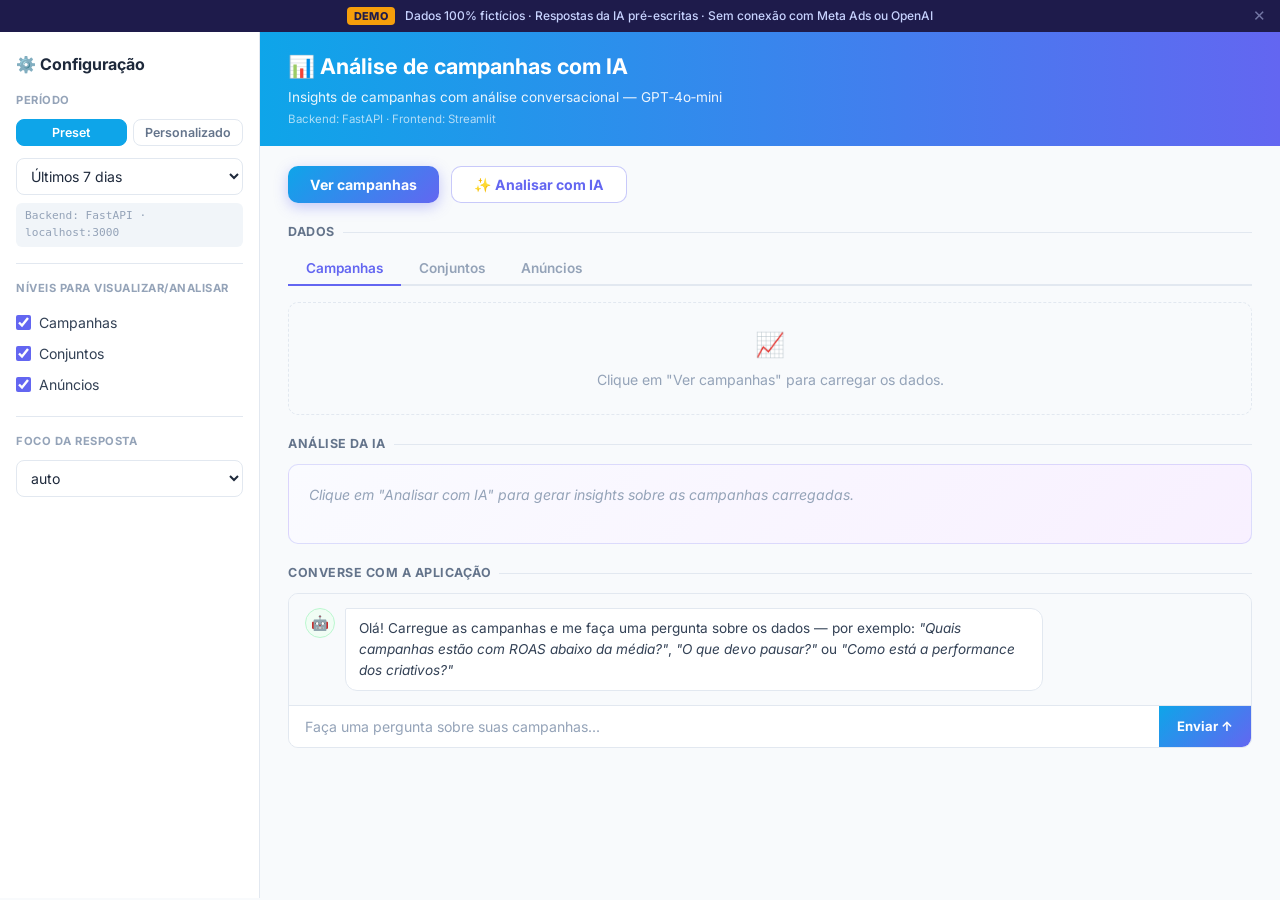
<file: assets/demos/ai-metrics.html>
<!DOCTYPE html>
<html lang="pt-BR">
<head>
  <meta charset="UTF-8" />
  <meta name="viewport" content="width=device-width, initial-scale=1.0" />
  <title>AI Ad Metrics Analyser — Demo</title>
  <link rel="preconnect" href="https://fonts.googleapis.com">
  <link href="https://fonts.googleapis.com/css2?family=Inter:wght@400;500;600;700;800&display=swap" rel="stylesheet">
  <style>
    *, *::before, *::after { box-sizing: border-box; margin: 0; padding: 0; }
    :root {
      --blue:    #0ea5e9;
      --indigo:  #6366f1;
      --gray-50: #f8fafc;
      --gray-100:#f1f5f9;
      --gray-200:#e2e8f0;
      --gray-300:#cbd5e1;
      --gray-400:#94a3b8;
      --gray-500:#64748b;
      --gray-700:#334155;
      --gray-800:#1e293b;
      --gray-900:#0f172a;
      --surface: #fff;
      --radius:  10px;
      --shadow:  0 4px 20px rgba(0,0,0,.08);
    }
    body {
      font-family: 'Inter', sans-serif;
      background: var(--gray-50);
      color: var(--gray-800);
      min-height: 100vh;
      font-size: 14px;
      line-height: 1.5;
    }

    /* ── Demo banner ── */
    .demo-banner {
      background: #1e1b4b;
      color: #c7d2fe;
      padding: 7px 20px;
      text-align: center;
      font-size: .75rem;
      font-weight: 500;
      display: flex;
      align-items: center;
      justify-content: center;
      gap: 10px;
      position: relative;
    }
    .demo-badge {
      background: #f59e0b;
      color: #1e1b4b;
      border-radius: 4px;
      padding: 1px 7px;
      font-size: .68rem;
      font-weight: 800;
      letter-spacing: .4px;
    }
    .demo-banner-close {
      position: absolute; right: 14px;
      background: none; border: none;
      color: rgba(199,210,254,.5); cursor: pointer; font-size: .95rem;
    }
    .demo-banner-close:hover { color: #c7d2fe; }

    /* ── Layout ── */
    .app-wrap { display: flex; min-height: calc(100vh - 34px); }

    /* ── Sidebar ── */
    .sidebar {
      width: 260px;
      flex-shrink: 0;
      background: var(--surface);
      border-right: 1px solid var(--gray-200);
      padding: 20px 16px;
      display: flex;
      flex-direction: column;
      gap: 0;
    }
    .sidebar-section { padding-bottom: 16px; margin-bottom: 16px; border-bottom: 1px solid var(--gray-200); }
    .sidebar-section:last-child { border-bottom: none; margin-bottom: 0; padding-bottom: 0; }
    .sidebar-label {
      font-size: .7rem; font-weight: 700; color: var(--gray-400);
      text-transform: uppercase; letter-spacing: .5px; margin-bottom: 10px;
    }
    .sidebar h2 { font-size: 1rem; font-weight: 700; color: var(--gray-800); margin-bottom: 16px; }

    .radio-group { display: flex; gap: 6px; margin-bottom: 12px; }
    .radio-btn {
      flex: 1; padding: 5px 10px; border: 1.5px solid var(--gray-200);
      border-radius: 8px; font-size: .78rem; font-weight: 600;
      color: var(--gray-500); background: var(--surface);
      cursor: pointer; text-align: center; transition: all .15s;
      font-family: inherit;
    }
    .radio-btn.active { background: var(--blue); color: #fff; border-color: var(--blue); }
    .radio-btn:hover:not(.active) { border-color: var(--blue); color: var(--blue); }

    .select-input {
      width: 100%; border: 1.5px solid var(--gray-200); border-radius: 8px;
      padding: 8px 10px; font-size: .88rem; color: var(--gray-800);
      background: var(--surface); outline: none; font-family: inherit;
      transition: border-color .15s, box-shadow .15s;
    }
    .select-input:focus { border-color: var(--blue); box-shadow: 0 0 0 3px rgba(14,165,233,.15); }

    .checkbox-row {
      display: flex; align-items: center; gap: 8px;
      padding: 5px 0; cursor: pointer; font-size: .88rem; color: var(--gray-700);
    }
    .checkbox-row input[type="checkbox"] { accent-color: var(--indigo); width: 15px; height: 15px; cursor: pointer; }

    .backend-label {
      font-size: .7rem; color: var(--gray-400); font-family: monospace;
      background: var(--gray-100); border-radius: 6px; padding: 5px 9px; margin-top: 8px;
    }

    /* ── Main ── */
    .main { flex: 1; padding: 0; overflow: hidden; }

    /* Hero */
    .hero {
      background: linear-gradient(90deg, #0ea5e9 0%, #6366f1 100%);
      padding: 18px 28px;
      color: #fff;
    }
    .hero h1 { font-size: 1.35rem; font-weight: 700; margin-bottom: 4px; }
    .hero p { font-size: .85rem; opacity: .9; }
    .hero-meta { font-size: .72rem; opacity: .65; margin-top: 4px; }

    .main-content { padding: 20px 28px; }

    /* Buttons row */
    .btn-row { display: flex; gap: 12px; margin-bottom: 20px; }
    .btn {
      padding: 9px 22px; border: none; border-radius: var(--radius);
      font-size: .88rem; font-weight: 700; cursor: pointer;
      transition: all .15s; font-family: inherit;
      display: flex; align-items: center; gap: 7px;
    }
    .btn-primary {
      background: linear-gradient(135deg, #0ea5e9, #6366f1);
      color: #fff;
      box-shadow: 0 4px 14px rgba(99,102,241,.35);
    }
    .btn-primary:hover { transform: translateY(-1px); box-shadow: 0 6px 20px rgba(99,102,241,.45); }
    .btn-secondary {
      background: var(--surface);
      color: var(--indigo);
      border: 1.5px solid rgba(99,102,241,.35);
    }
    .btn-secondary:hover { background: #f0f0ff; border-color: var(--indigo); }
    .btn:disabled { opacity: .5; cursor: not-allowed; transform: none !important; }
    .btn-spinner {
      display: none; width: 14px; height: 14px;
      border: 2px solid rgba(255,255,255,.35);
      border-top-color: #fff;
      border-radius: 50%;
      animation: spin .6s linear infinite;
    }
    .btn-spinner.indigo { border-color: rgba(99,102,241,.25); border-top-color: var(--indigo); }
    @keyframes spin { to { transform: rotate(360deg); } }

    /* Tabs */
    .tabs-nav {
      display: flex;
      border-bottom: 2px solid var(--gray-200);
      margin-bottom: 16px;
      gap: 0;
    }
    .tab-nav-btn {
      padding: 8px 18px; font-size: .85rem; font-weight: 600;
      color: var(--gray-400); border: none; background: none; cursor: pointer;
      border-bottom: 2px solid transparent; margin-bottom: -2px;
      transition: color .15s, border-color .15s; font-family: inherit;
    }
    .tab-nav-btn.active { color: var(--indigo); border-bottom-color: var(--indigo); }
    .tab-nav-btn:hover:not(.active) { color: var(--gray-600); }
    .tab-panel { display: none; }
    .tab-panel.active { display: block; }

    .tab-empty {
      padding: 24px 0; text-align: center;
      color: var(--gray-400); font-size: .88rem;
      background: var(--gray-50); border-radius: var(--radius);
      border: 1px dashed var(--gray-200);
    }
    .tab-empty span { font-size: 1.5rem; display: block; margin-bottom: 6px; }

    /* Data table */
    .table-wrap {
      overflow-x: auto;
      border: 1px solid var(--gray-200);
      border-radius: var(--radius);
    }
    .data-table {
      width: 100%;
      border-collapse: collapse;
      font-size: .82rem;
    }
    .data-table thead th {
      background: var(--gray-800);
      color: #fff;
      padding: 9px 14px;
      text-align: left;
      font-weight: 600;
      font-size: .72rem;
      letter-spacing: .3px;
      text-transform: uppercase;
      white-space: nowrap;
      cursor: pointer;
      user-select: none;
    }
    .data-table thead th:hover { background: #0f172a; }
    .data-table tbody tr { transition: background .1s; }
    .data-table tbody tr:nth-child(even) { background: var(--gray-50); }
    .data-table tbody tr:hover { background: #eef2ff; }
    .data-table tbody td {
      padding: 8px 14px;
      border-bottom: 1px solid var(--gray-200);
      white-space: nowrap;
    }
    .data-table tfoot td {
      padding: 9px 14px;
      font-weight: 700;
      color: var(--gray-800);
      background: linear-gradient(90deg, #eef2ff, #f0f9ff);
      border-top: 2px solid var(--gray-200);
      white-space: nowrap;
    }
    .cell-name { font-weight: 600; color: var(--gray-800); min-width: 180px; }
    .cell-id { font-size: .72rem; color: var(--gray-400); font-family: monospace; }
    .cell-num { text-align: right; color: var(--gray-600); }
    .cell-good { color: #16a34a; font-weight: 600; }
    .cell-warn { color: #d97706; font-weight: 600; }
    .cell-bad  { color: #dc2626; font-weight: 600; }

    /* AI Section */
    .section-title {
      font-size: .78rem; font-weight: 700; color: var(--gray-500);
      text-transform: uppercase; letter-spacing: .5px;
      margin-bottom: 10px; margin-top: 20px;
      display: flex; align-items: center; gap: 8px;
    }
    .section-title::after { content: ''; flex: 1; height: 1px; background: var(--gray-200); }

    .ai-box {
      background: linear-gradient(135deg, #fafbff, #f8f0ff);
      border: 1px solid rgba(99,102,241,.2);
      border-radius: var(--radius);
      padding: 18px 20px;
      font-size: .88rem;
      line-height: 1.7;
      color: var(--gray-700);
      min-height: 80px;
    }
    .ai-box.empty { color: var(--gray-400); font-style: italic; }
    .ai-box p { margin-bottom: 10px; }
    .ai-box p:last-child { margin-bottom: 0; }
    .ai-box strong { color: var(--gray-800); }

    /* Chat */
    .chat-wrap {
      border: 1px solid var(--gray-200);
      border-radius: var(--radius);
      overflow: hidden;
      margin-top: 8px;
    }
    .chat-messages {
      min-height: 100px;
      max-height: 320px;
      overflow-y: auto;
      padding: 14px 16px;
      background: var(--gray-50);
      display: flex;
      flex-direction: column;
      gap: 12px;
    }
    .chat-msg { display: flex; gap: 10px; align-items: flex-start; }
    .chat-msg.user { flex-direction: row-reverse; }
    .chat-avatar {
      width: 30px; height: 30px; border-radius: 50%;
      display: flex; align-items: center; justify-content: center;
      font-size: .75rem; font-weight: 700; flex-shrink: 0;
    }
    .chat-msg.user .chat-avatar { background: linear-gradient(135deg, #0ea5e9, #6366f1); color: #fff; }
    .chat-msg.assistant .chat-avatar { background: #f0fdf4; color: #16a34a; border: 1px solid #bbf7d0; font-size: .9rem; }
    .chat-bubble {
      max-width: 75%;
      padding: 9px 13px;
      border-radius: 12px;
      font-size: .85rem;
      line-height: 1.55;
    }
    .chat-msg.user .chat-bubble {
      background: linear-gradient(135deg, #0ea5e9, #6366f1);
      color: #fff;
      border-radius: 12px 2px 12px 12px;
    }
    .chat-msg.assistant .chat-bubble {
      background: var(--surface);
      color: var(--gray-700);
      border: 1px solid var(--gray-200);
      border-radius: 2px 12px 12px 12px;
    }
    .chat-bubble strong { color: var(--gray-800); }
    .chat-input-row {
      display: flex; gap: 0;
      border-top: 1px solid var(--gray-200);
      background: var(--surface);
    }
    .chat-input {
      flex: 1; border: none; padding: 12px 16px;
      font-size: .88rem; color: var(--gray-800); outline: none;
      font-family: inherit; background: transparent;
    }
    .chat-input::placeholder { color: var(--gray-400); }
    .chat-send {
      padding: 10px 18px; border: none;
      background: linear-gradient(135deg, #0ea5e9, #6366f1);
      color: #fff; font-size: .82rem; font-weight: 700;
      cursor: pointer; font-family: inherit;
      transition: opacity .15s;
    }
    .chat-send:hover { opacity: .9; }
    .chat-send:disabled { opacity: .45; cursor: not-allowed; }

    .typing-dots {
      display: inline-flex; align-items: center; gap: 4px;
      padding: 9px 13px;
      background: var(--surface); border: 1px solid var(--gray-200);
      border-radius: 2px 12px 12px 12px;
    }
    .typing-dots span {
      width: 7px; height: 7px; background: var(--gray-400); border-radius: 50%;
      animation: bounce 1.2s infinite;
    }
    .typing-dots span:nth-child(2) { animation-delay: .2s; }
    .typing-dots span:nth-child(3) { animation-delay: .4s; }
    @keyframes bounce { 0%,80%,100%{transform:translateY(0)} 40%{transform:translateY(-6px)} }

    /* Responsive */
    @media (max-width: 768px) {
      .sidebar { width: 220px; }
      .main-content { padding: 16px; }
    }
    @media (max-width: 600px) {
      .app-wrap { flex-direction: column; }
      .sidebar { width: 100%; border-right: none; border-bottom: 1px solid var(--gray-200); }
    }
  </style>
</head>
<body>

<!-- Demo Banner -->
<div class="demo-banner" id="demo-banner">
  <span class="demo-badge">DEMO</span>
  <span>Dados 100% fictícios · Respostas da IA pré-escritas · Sem conexão com Meta Ads ou OpenAI</span>
  <button class="demo-banner-close" onclick="this.parentElement.style.display='none'">✕</button>
</div>

<div class="app-wrap">

  <!-- Sidebar -->
  <aside class="sidebar">
    <h2>⚙️ Configuração</h2>

    <div class="sidebar-section">
      <div class="sidebar-label">Período</div>
      <div class="radio-group">
        <button class="radio-btn active" id="mode-preset" onclick="setMode('preset')">Preset</button>
        <button class="radio-btn" id="mode-custom" onclick="setMode('custom')">Personalizado</button>
      </div>
      <div id="preset-section">
        <select class="select-input" id="date-preset" onchange="onPresetChange()">
          <option value="today">Hoje</option>
          <option value="last_7d" selected>Últimos 7 dias</option>
          <option value="last_14d">Últimos 14 dias</option>
          <option value="last_30d">Últimos 30 dias</option>
          <option value="this_month">Este mês</option>
          <option value="last_month">Mês passado</option>
          <option value="maximum">Máximo</option>
        </select>
      </div>
      <div id="custom-section" style="display:none">
        <div style="display:flex;flex-direction:column;gap:6px;margin-top:6px">
          <div style="font-size:.78rem;color:var(--gray-500)">Data inicial</div>
          <input type="date" class="select-input" id="date-since" />
          <div style="font-size:.78rem;color:var(--gray-500)">Data final</div>
          <input type="date" class="select-input" id="date-until" />
        </div>
      </div>
      <div class="backend-label">Backend: FastAPI · localhost:3000</div>
    </div>

    <div class="sidebar-section">
      <div class="sidebar-label">Níveis para visualizar/analisar</div>
      <label class="checkbox-row"><input type="checkbox" id="chk-campaigns" checked /> Campanhas</label>
      <label class="checkbox-row"><input type="checkbox" id="chk-adsets" checked /> Conjuntos</label>
      <label class="checkbox-row"><input type="checkbox" id="chk-ads" checked /> Anúncios</label>
    </div>

    <div class="sidebar-section">
      <div class="sidebar-label">Foco da resposta</div>
      <select class="select-input" id="focus-select">
        <option value="auto">auto</option>
        <option value="criativos">criativos</option>
        <option value="orcamento">orçamento</option>
        <option value="diagnostico">diagnóstico</option>
        <option value="lancamento">lançamento</option>
        <option value="estrutura">estrutura</option>
      </select>
    </div>
  </aside>

  <!-- Main -->
  <div class="main">
    <div class="hero">
      <h1>📊 Análise de campanhas com IA</h1>
      <p>Insights de campanhas com análise conversacional — GPT‑4o‑mini</p>
      <div class="hero-meta">Backend: FastAPI · Frontend: Streamlit</div>
    </div>

    <div class="main-content">

      <!-- Action buttons -->
      <div class="btn-row">
        <button class="btn btn-primary" id="btn-load" onclick="loadCampaigns()">
          <div class="btn-spinner" id="spin-load"></div>
          <span>Ver campanhas</span>
        </button>
        <button class="btn btn-secondary" id="btn-analyze" onclick="analyzeWithAI()">
          <div class="btn-spinner indigo" id="spin-analyze"></div>
          <span>✨ Analisar com IA</span>
        </button>
      </div>

      <!-- Data tabs -->
      <div class="section-title">Dados</div>
      <div class="tabs-nav">
        <button class="tab-nav-btn active" data-tab="campaigns" onclick="switchTab('campaigns')">Campanhas</button>
        <button class="tab-nav-btn" data-tab="adsets" onclick="switchTab('adsets')">Conjuntos</button>
        <button class="tab-nav-btn" data-tab="ads" onclick="switchTab('ads')">Anúncios</button>
      </div>

      <div id="tab-campaigns" class="tab-panel active">
        <div class="tab-empty" id="empty-campaigns">
          <span>📈</span>
          Clique em "Ver campanhas" para carregar os dados.
        </div>
        <div id="table-campaigns" style="display:none"></div>
      </div>
      <div id="tab-adsets" class="tab-panel">
        <div class="tab-empty" id="empty-adsets">
          <span>🗂️</span>
          Carregue os conjuntos pelo botão "Ver campanhas".
        </div>
        <div id="table-adsets" style="display:none"></div>
      </div>
      <div id="tab-ads" class="tab-panel">
        <div class="tab-empty" id="empty-ads">
          <span>🖼️</span>
          Carregue os anúncios pelo botão "Ver campanhas".
        </div>
        <div id="table-ads" style="display:none"></div>
      </div>

      <!-- AI Analysis -->
      <div class="section-title">Análise da IA</div>
      <div class="ai-box empty" id="ai-box">
        Clique em "Analisar com IA" para gerar insights sobre as campanhas carregadas.
      </div>

      <!-- Chat -->
      <div class="section-title">Converse com a aplicação</div>
      <div class="chat-wrap">
        <div class="chat-messages" id="chat-messages">
          <div class="chat-msg assistant">
            <div class="chat-avatar">🤖</div>
            <div class="chat-bubble">
              Olá! Carregue as campanhas e me faça uma pergunta sobre os dados — por exemplo: <em>"Quais campanhas estão com ROAS abaixo da média?"</em>, <em>"O que devo pausar?"</em> ou <em>"Como está a performance dos criativos?"</em>
            </div>
          </div>
        </div>
        <div class="chat-input-row">
          <input type="text" class="chat-input" id="chat-input"
                 placeholder="Faça uma pergunta sobre suas campanhas..."
                 onkeydown="if(event.key==='Enter') sendChat()" />
          <button class="chat-send" id="chat-send" onclick="sendChat()">Enviar ↑</button>
        </div>
      </div>

    </div><!-- /main-content -->
  </div><!-- /main -->
</div><!-- /app-wrap -->

<script>
  // ── Fake data ────────────────────────────────────────────────
  const FAKE_CAMPAIGNS = [
    { campaign_name: 'Prospecção — Público Frio',    campaign_id: 'cmp_001', impressions: 284500, clicks: 4267, spend: 3820.50, cpm: 13.43, cpc: 0.90, ctr: 1.50, purchases: 84, purchase_value: 14280.00, roas: 3.74 },
    { campaign_name: 'Retargeting — Visitantes 7d',  campaign_id: 'cmp_002', impressions: 96300,  clicks: 2890, spend: 2150.00, cpm: 22.32, cpc: 0.74, ctr: 3.00, purchases: 98, purchase_value: 16660.00, roas: 7.75 },
    { campaign_name: 'Lookalike 1% — Compradores',   campaign_id: 'cmp_003', impressions: 142000, clicks: 2272, spend: 2640.00, cpm: 18.59, cpc: 1.16, ctr: 1.60, purchases: 61, purchase_value: 9760.00,  roas: 3.70 },
    { campaign_name: 'Awareness — Engajamento',      campaign_id: 'cmp_004', impressions: 510000, clicks: 3570, spend: 1980.00, cpm: 3.88,  cpc: 0.55, ctr: 0.70, purchases: 12, purchase_value: 1440.00,  roas: 0.73 },
    { campaign_name: 'Conversão — Oferta Relâmpago', campaign_id: 'cmp_005', impressions: 78400,  clicks: 2195, spend: 1740.00, cpm: 22.19, cpc: 0.79, ctr: 2.80, purchases: 74, purchase_value: 11840.00, roas: 6.81 },
    { campaign_name: 'Prospecção — Interesse Amplo', campaign_id: 'cmp_006', impressions: 320000, clicks: 2880, spend: 2240.00, cpm: 7.00,  cpc: 0.78, ctr: 0.90, purchases: 29, purchase_value: 3480.00,  roas: 1.55 },
  ];

  const FAKE_ADSETS = [
    { adset_name: 'Público Frio — M 25-45',     adset_id: 'ads_001', campaign_id: 'cmp_001', impressions: 148000, clicks: 2220, spend: 1980.00, cpm: 13.38, cpc: 0.89, ctr: 1.50, purchases: 44, purchase_value: 7480.00,  roas: 3.78 },
    { adset_name: 'Público Frio — F 25-45',     adset_id: 'ads_002', campaign_id: 'cmp_001', impressions: 136500, clicks: 2047, spend: 1840.50, cpm: 13.48, cpc: 0.90, ctr: 1.50, purchases: 40, purchase_value: 6800.00,  roas: 3.69 },
    { adset_name: 'Visitantes — 7d Todos',       adset_id: 'ads_003', campaign_id: 'cmp_002', impressions: 51200,  clicks: 1664, spend: 1120.00, cpm: 21.88, cpc: 0.67, ctr: 3.25, purchases: 58, purchase_value: 9860.00,  roas: 8.80 },
    { adset_name: 'Visitantes — Página Produto', adset_id: 'ads_004', campaign_id: 'cmp_002', impressions: 45100,  clicks: 1226, spend: 1030.00, cpm: 22.84, cpc: 0.84, ctr: 2.72, purchases: 40, purchase_value: 6800.00,  roas: 6.60 },
    { adset_name: 'Lookalike 1% — Recentes',    adset_id: 'ads_005', campaign_id: 'cmp_003', impressions: 142000, clicks: 2272, spend: 2640.00, cpm: 18.59, cpc: 1.16, ctr: 1.60, purchases: 61, purchase_value: 9760.00,  roas: 3.70 },
    { adset_name: 'Awareness — Interesse Geral', adset_id: 'ads_006', campaign_id: 'cmp_004', impressions: 510000, clicks: 3570, spend: 1980.00, cpm: 3.88,  cpc: 0.55, ctr: 0.70, purchases: 12, purchase_value: 1440.00,  roas: 0.73 },
    { adset_name: 'Oferta — Compradores 30d',    adset_id: 'ads_007', campaign_id: 'cmp_005', impressions: 42000,  clicks: 1344, spend: 960.00,  cpm: 22.86, cpc: 0.71, ctr: 3.20, purchases: 44, purchase_value: 7040.00,  roas: 7.33 },
    { adset_name: 'Oferta — Engajados 14d',      adset_id: 'ads_008', campaign_id: 'cmp_005', impressions: 36400,  clicks: 851,  spend: 780.00,  cpm: 21.43, cpc: 0.92, ctr: 2.34, purchases: 30, purchase_value: 4800.00,  roas: 6.15 },
    { adset_name: 'Interesse Amplo — M+F',       adset_id: 'ads_009', campaign_id: 'cmp_006', impressions: 320000, clicks: 2880, spend: 2240.00, cpm: 7.00,  cpc: 0.78, ctr: 0.90, purchases: 29, purchase_value: 3480.00,  roas: 1.55 },
  ];

  const FAKE_ADS = [
    { ad_name: 'Vídeo 30s — Depoimento Cliente A', ad_id: 'ad_001', adset_id: 'ads_001', campaign_id: 'cmp_001', impressions: 76000, clicks: 1140, spend: 1020.00, cpm: 13.42, cpc: 0.89, ctr: 1.50, purchases: 26, purchase_value: 4420.00, roas: 4.33 },
    { ad_name: 'Carrossel — 5 Benefícios',         ad_id: 'ad_002', adset_id: 'ads_001', campaign_id: 'cmp_001', impressions: 72000, clicks: 1080, spend: 960.00,  cpm: 13.33, cpc: 0.89, ctr: 1.50, purchases: 18, purchase_value: 3060.00, roas: 3.19 },
    { ad_name: 'Imagem Estática — Oferta Direta',  ad_id: 'ad_003', adset_id: 'ads_002', campaign_id: 'cmp_001', impressions: 68000, clicks: 952,  spend: 910.50,  cpm: 13.39, cpc: 0.96, ctr: 1.40, purchases: 16, purchase_value: 2720.00, roas: 2.99 },
    { ad_name: 'Story — CTA Urgência',             ad_id: 'ad_004', adset_id: 'ads_002', campaign_id: 'cmp_001', impressions: 68500, clicks: 1095, spend: 930.00,  cpm: 13.58, cpc: 0.85, ctr: 1.60, purchases: 24, purchase_value: 4080.00, roas: 4.39 },
    { ad_name: 'Vídeo 15s — Resultado Rápido',     ad_id: 'ad_005', adset_id: 'ads_003', campaign_id: 'cmp_002', impressions: 28000, clicks: 980,  spend: 620.00,  cpm: 22.14, cpc: 0.63, ctr: 3.50, purchases: 36, purchase_value: 6120.00, roas: 9.87 },
    { ad_name: 'Carrossel — Antes e Depois',       ad_id: 'ad_006', adset_id: 'ads_003', campaign_id: 'cmp_002', impressions: 23200, clicks: 684,  spend: 500.00,  cpm: 21.55, cpc: 0.73, ctr: 2.95, purchases: 22, purchase_value: 3740.00, roas: 7.48 },
    { ad_name: 'Imagem — Prova Social',             ad_id: 'ad_007', adset_id: 'ads_004', campaign_id: 'cmp_002', impressions: 45100, clicks: 1226, spend: 1030.00, cpm: 22.84, cpc: 0.84, ctr: 2.72, purchases: 40, purchase_value: 6800.00, roas: 6.60 },
    { ad_name: 'Vídeo 30s — Lookalike Versão A',   ad_id: 'ad_008', adset_id: 'ads_005', campaign_id: 'cmp_003', impressions: 78000, clicks: 1170, spend: 1440.00, cpm: 18.46, cpc: 1.23, ctr: 1.50, purchases: 32, purchase_value: 5120.00, roas: 3.56 },
    { ad_name: 'Carrossel — Lookalike Versão B',   ad_id: 'ad_009', adset_id: 'ads_005', campaign_id: 'cmp_003', impressions: 64000, clicks: 1102, spend: 1200.00, cpm: 18.75, cpc: 1.09, ctr: 1.72, purchases: 29, purchase_value: 4640.00, roas: 3.87 },
    { ad_name: 'Banner Awareness — Imagem',        ad_id: 'ad_010', adset_id: 'ads_006', campaign_id: 'cmp_004', impressions: 510000,clicks: 3570, spend: 1980.00, cpm: 3.88,  cpc: 0.55, ctr: 0.70, purchases: 12, purchase_value: 1440.00, roas: 0.73 },
    { ad_name: 'Vídeo Oferta — Compradores',       ad_id: 'ad_011', adset_id: 'ads_007', campaign_id: 'cmp_005', impressions: 42000, clicks: 1344, spend: 960.00,  cpm: 22.86, cpc: 0.71, ctr: 3.20, purchases: 44, purchase_value: 7040.00, roas: 7.33 },
    { ad_name: 'Story Oferta — Engajados',         ad_id: 'ad_012', adset_id: 'ads_008', campaign_id: 'cmp_005', impressions: 36400, clicks: 851,  spend: 780.00,  cpm: 21.43, cpc: 0.92, ctr: 2.34, purchases: 30, purchase_value: 4800.00, roas: 6.15 },
    { ad_name: 'Imagem Ampla — Interesse Geral',   ad_id: 'ad_013', adset_id: 'ads_009', campaign_id: 'cmp_006', impressions: 320000,clicks: 2880, spend: 2240.00, cpm: 7.00,  cpc: 0.78, ctr: 0.90, purchases: 29, purchase_value: 3480.00, roas: 1.55 },
  ];

  // ── AI responses (scripted) ───────────────────────────────────
  const AI_ANALYSIS_DEFAULT = `As campanhas do período mostram uma performance polarizada: o núcleo de retargeting e conversão está entregando bem, enquanto as campanhas de awareness e prospecção ampla apresentam ROAS crítico.

**Destaques positivos:** "Retargeting — Visitantes 7d" lidera com ROAS de 7,75 e 98 compras, sustentada principalmente pelo conjunto "Visitantes — 7d Todos" (ROAS 8,80). O anúncio "Vídeo 15s — Resultado Rápido" é o melhor criativo da conta com ROAS de 9,87 — merece escala prioritária.

**Ponto crítico:** "Awareness — Engajamento" tem ROAS de apenas 0,73, gastando R$ 1.980 para gerar R$ 1.440 em receita. Se o objetivo é awareness puro, o investimento precisa de justificativa estratégica clara; caso contrário, realocar esse budget para retargeting ou conversão tende a ser mais eficiente. "Prospecção — Interesse Amplo" também está abaixo do break-even com ROAS 1,55.`;

  const AI_RESPONSES = [
    {
      keywords: ['pausar', 'desligar', 'cortar', 'desativar', 'parar'],
      response: `Com base nos dados, as prioridades para pausar são claras: **"Awareness — Engajamento" (ROAS 0,73)** está destruindo valor — cada R$1,00 investido retorna apenas R$0,73. Sem objetivo de awareness justificado, pausar imediatamente e realocar o budget é o movimento mais defensável. **"Prospecção — Interesse Amplo" (ROAS 1,55)** está no limiar do break-even; se o produto tem margem abaixo de 55%, também não cobre os custos. O conjunto "Awareness — Interesse Geral" (ads_006) concentra toda a ineficiência da campanha 4 — pausar o conjunto já encerra o sangramento. Nas outras campanhas, o desempenho está acima de 3,5x ROAS, o que não justifica pausas.`,
    },
    {
      keywords: ['escalar', 'aumentar', 'crescer', 'investir mais', 'dobrar'],
      response: `Os candidatos mais sólidos para escala são **"Retargeting — Visitantes 7d"** e a campanha **"Conversão — Oferta Relâmpago"**. O conjunto "Visitantes — 7d Todos" (ROAS 8,80) tem o melhor índice de eficiência da conta; o risco de saturação de audiência é real com retargeting, então vale monitorar frequência — se passar de 4,5 no período, diminuir o orçamento em vez de aumentar. Para o anúncio "Vídeo 15s — Resultado Rápido" (ROAS 9,87), vale duplicar o conjunto e aumentar budget em 20–30% ao dia, evitando saltos bruscos que reiniciam a fase de aprendizado. A campanha "Prospecção — Público Frio" (ROAS 3,74) também é escalável, mas com aumento gradual — não mais de 20% a cada 48h.`,
    },
    {
      keywords: ['criativo', 'criativos', 'anúncio', 'anúncios', 'formato', 'vídeo', 'carrossel', 'imagem'],
      response: `O padrão mais claro nos dados é que **vídeo curto supera imagem estática na conta**. O "Vídeo 15s — Resultado Rápido" (ROAS 9,87, CTR 3,50%) e o "Vídeo Oferta — Compradores" (ROAS 7,33, CTR 3,20%) dominam. O "Story — CTA Urgência" (ROAS 4,39) também mostra que mensagem de urgência no story performa melhor que benefícios genéricos. Carrosséis têm resultado inconsistente: "Antes e Depois" (ROAS 7,48) funciona bem em retargeting, mas "5 Benefícios" (ROAS 3,19) em público frio é mediocre. Recomendação: criar 2–3 variações de vídeo curto (15s) focadas em prova social e resultado rápido para os conjuntos de prospecção que ainda não testaram esse formato.`,
    },
    {
      keywords: ['diagnóstico', 'problema', 'caindo', 'queda', 'piorou', 'ruim', 'baixo'],
      response: `O principal problema estrutural da conta está na **segmentação de público frio**. As campanhas "Prospecção — Público Frio" e "Prospecção — Interesse Amplo" juntas gastam R$ 6.060,50 com ROAS médio de 2,6x — abaixo do desejável para prospecção, que idealmente deveria estar acima de 3x. Isso indica que os públicos frios não estão qualificados o suficiente, ou que os criativos não estão fazendo o trabalho de educação necessário no topo do funil. O contraste com o retargeting (ROAS médio 7,3x) sugere que o produto converte bem — o gargalo está na atração inicial. Hipóteses: audiência muito ampla nos conjuntos de prospecção, ou anúncios com mensagem focada em conversão direta para quem ainda não conhece a marca.`,
    },
    {
      keywords: ['roas', 'melhor', 'top', 'performance', 'resultado', 'campanha'],
      response: `**Ranking por ROAS** no período: (1) "Vídeo 15s — Resultado Rápido" — 9,87 · (2) "Visitantes — 7d Todos" — 8,80 · (3) "Retargeting — Visitantes 7d" campanha — 7,75 · (4) "Vídeo Oferta — Compradores" — 7,33 · (5) "Conversão — Oferta Relâmpago" campanha — 6,81. A mediana de ROAS da conta toda é ~3,7x. Campanhas acima disso: retargeting e oferta relâmpago. Abaixo: awareness (0,73), interesse amplo (1,55) e lookalike (3,70 — borderline). O budget está relativamente bem concentrado nas campanhas produtivas, mas os R$ 4.220 alocados nas duas campanhas ineficientes representam capital sub-ótimo.`,
    },
    {
      keywords: ['orçamento', 'budget', 'alocar', 'realocação', 'distribuição', 'dividir'],
      response: `Proposta de realocação com base nos dados: **pausar ou reduzir em 70%** "Awareness — Engajamento" (libera ~R$ 1.980) e **reduzir em 40%** "Prospecção — Interesse Amplo" (libera ~R$ 900). Total liberado: ~R$ 2.880. Redistribuição sugerida: +R$ 1.200 em "Retargeting — Visitantes 7d" (manter frequência abaixo de 5), +R$ 900 em "Conversão — Oferta Relâmpago" (ampliar conjuntos), +R$ 780 em novos testes de criativo na campanha de lookalike. Essa movimentação não garante resultado — retargeting tem audiência limitada e pode saturar — mas melhora o ROAS médio da conta de ~3,2x para ~4,8x sem aumentar budget total.`,
    },
    {
      keywords: ['ctr', 'clique', 'cpc', 'custo por clique', 'taxa de clique'],
      response: `Os CTRs mais altos estão no retargeting e na campanha de oferta, o que é esperado — público quente clica mais. O destaque é o conjunto "Visitantes — 7d Todos" com CTR de 3,25% e o anúncio "Vídeo 15s — Resultado Rápido" com 3,50% — excelente para público frio. A campanha "Awareness — Engajamento" tem CTR de 0,70%, que isoladamente poderia ser aceitável para awareness, mas combinado com ROAS 0,73 indica que nem quem clica está comprando. No CPL (custo por clique), a conta está saudável na média (~R$ 0,85), com o pior CPC sendo R$ 1,16 no lookalike — ainda dentro do razoável se o ROAS compensar.`,
    },
  ];

  const AI_DEFAULT_RESPONSE = `Com base nos dados carregados, o ponto mais relevante que consigo identificar é a diferença de eficiência entre os públicos quentes e frios. O retargeting está entregando ~2x o ROAS da prospecção, o que é um padrão normal, mas a magnitude da diferença (0,73–1,55 vs 6–9x) sugere que as campanhas de topo de funil precisam de revisão. Tente fazer uma pergunta mais específica — por exemplo sobre criativos, orçamento, quais pausar ou como escalar.`;

  // ── State ─────────────────────────────────────────────────────
  let dataLoaded = false;
  let chatHistory = [];

  // ── Sidebar mode ──────────────────────────────────────────────
  function setMode(mode) {
    document.getElementById('mode-preset').classList.toggle('active', mode === 'preset');
    document.getElementById('mode-custom').classList.toggle('active', mode === 'custom');
    document.getElementById('preset-section').style.display = mode === 'preset' ? '' : 'none';
    document.getElementById('custom-section').style.display = mode === 'custom' ? '' : 'none';
  }

  function onPresetChange() { /* just UI */ }

  // ── Tab switch ────────────────────────────────────────────────
  function switchTab(name) {
    document.querySelectorAll('.tab-nav-btn').forEach(b => b.classList.toggle('active', b.dataset.tab === name));
    document.querySelectorAll('.tab-panel').forEach(p => p.classList.toggle('active', p.id === 'tab-' + name));
  }

  // ── Format helpers ────────────────────────────────────────────
  const fmtNum = n => n.toLocaleString('pt-BR');
  const fmtCur = n => 'R$ ' + n.toLocaleString('pt-BR', { minimumFractionDigits: 2, maximumFractionDigits: 2 });
  const fmtPct = n => n.toFixed(2) + '%';
  const fmtRoas = n => n.toFixed(2) + 'x';
  function roasClass(v) { return v >= 4 ? 'cell-good' : v >= 2 ? 'cell-warn' : 'cell-bad'; }
  function ctrClass(v)  { return v >= 2 ? 'cell-good' : v >= 1 ? 'cell-warn' : 'cell-bad'; }

  // ── Build table ───────────────────────────────────────────────
  function buildCampaignTable(rows) {
    const totals = rows.reduce((acc, r) => {
      acc.impressions    += r.impressions;
      acc.clicks         += r.clicks;
      acc.spend          += r.spend;
      acc.purchases      += r.purchases;
      acc.purchase_value += r.purchase_value;
      return acc;
    }, { impressions: 0, clicks: 0, spend: 0, purchases: 0, purchase_value: 0 });
    const totalRoas = totals.spend > 0 ? totals.purchase_value / totals.spend : 0;

    const thead = `<thead><tr>
      <th>Campanha</th>
      <th>Impressões</th><th>Cliques</th><th>Gasto</th>
      <th>CPM</th><th>CPC</th><th>CTR</th>
      <th>Compras</th><th>Receita</th><th>ROAS</th>
    </tr></thead>`;

    const tbodyRows = rows.map(r => `<tr>
      <td class="cell-name">${r.campaign_name}<br><span class="cell-id">${r.campaign_id}</span></td>
      <td class="cell-num">${fmtNum(r.impressions)}</td>
      <td class="cell-num">${fmtNum(r.clicks)}</td>
      <td class="cell-num">${fmtCur(r.spend)}</td>
      <td class="cell-num">${fmtCur(r.cpm)}</td>
      <td class="cell-num">${fmtCur(r.cpc)}</td>
      <td class="cell-num ${ctrClass(r.ctr)}">${fmtPct(r.ctr)}</td>
      <td class="cell-num">${fmtNum(r.purchases)}</td>
      <td class="cell-num">${fmtCur(r.purchase_value)}</td>
      <td class="cell-num ${roasClass(r.roas)}">${fmtRoas(r.roas)}</td>
    </tr>`).join('');

    const tfoot = `<tfoot><tr>
      <td><strong>TOTAL</strong></td>
      <td class="cell-num">${fmtNum(totals.impressions)}</td>
      <td class="cell-num">${fmtNum(totals.clicks)}</td>
      <td class="cell-num">${fmtCur(totals.spend)}</td>
      <td>—</td><td>—</td><td>—</td>
      <td class="cell-num">${fmtNum(totals.purchases)}</td>
      <td class="cell-num">${fmtCur(totals.purchase_value)}</td>
      <td class="cell-num ${roasClass(totalRoas)}">${fmtRoas(totalRoas)}</td>
    </tr></tfoot>`;

    return `<div class="table-wrap"><table class="data-table">${thead}<tbody>${tbodyRows}</tbody>${tfoot}</table></div>`;
  }

  function buildAdsetTable(rows) {
    const thead = `<thead><tr>
      <th>Conjunto</th><th>Campanha</th>
      <th>Impressões</th><th>Cliques</th><th>Gasto</th>
      <th>CTR</th><th>CPC</th><th>Compras</th><th>ROAS</th>
    </tr></thead>`;
    const tbodyRows = rows.map(r => `<tr>
      <td class="cell-name">${r.adset_name}<br><span class="cell-id">${r.adset_id}</span></td>
      <td class="cell-id">${r.campaign_id}</td>
      <td class="cell-num">${fmtNum(r.impressions)}</td>
      <td class="cell-num">${fmtNum(r.clicks)}</td>
      <td class="cell-num">${fmtCur(r.spend)}</td>
      <td class="cell-num ${ctrClass(r.ctr)}">${fmtPct(r.ctr)}</td>
      <td class="cell-num">${fmtCur(r.cpc)}</td>
      <td class="cell-num">${fmtNum(r.purchases)}</td>
      <td class="cell-num ${roasClass(r.roas)}">${fmtRoas(r.roas)}</td>
    </tr>`).join('');
    return `<div class="table-wrap"><table class="data-table">${thead}<tbody>${tbodyRows}</tbody></table></div>`;
  }

  function buildAdsTable(rows) {
    const thead = `<thead><tr>
      <th>Anúncio</th><th>Conjunto</th>
      <th>Impressões</th><th>Cliques</th><th>Gasto</th>
      <th>CTR</th><th>CPC</th><th>Compras</th><th>Receita</th><th>ROAS</th>
    </tr></thead>`;
    const tbodyRows = rows.map(r => `<tr>
      <td class="cell-name">${r.ad_name}<br><span class="cell-id">${r.ad_id}</span></td>
      <td class="cell-id">${r.adset_id}</td>
      <td class="cell-num">${fmtNum(r.impressions)}</td>
      <td class="cell-num">${fmtNum(r.clicks)}</td>
      <td class="cell-num">${fmtCur(r.spend)}</td>
      <td class="cell-num ${ctrClass(r.ctr)}">${fmtPct(r.ctr)}</td>
      <td class="cell-num">${fmtCur(r.cpc)}</td>
      <td class="cell-num">${fmtNum(r.purchases)}</td>
      <td class="cell-num">${fmtCur(r.purchase_value)}</td>
      <td class="cell-num ${roasClass(r.roas)}">${fmtRoas(r.roas)}</td>
    </tr>`).join('');
    return `<div class="table-wrap"><table class="data-table">${thead}<tbody>${tbodyRows}</tbody></table></div>`;
  }

  // ── Load campaigns ────────────────────────────────────────────
  function loadCampaigns() {
    const btn = document.getElementById('btn-load');
    const spin = document.getElementById('spin-load');
    btn.disabled = true;
    spin.style.display = 'block';

    setTimeout(() => {
      const showCampaigns = document.getElementById('chk-campaigns').checked;
      const showAdsets    = document.getElementById('chk-adsets').checked;
      const showAds       = document.getElementById('chk-ads').checked;

      if (showCampaigns) {
        document.getElementById('empty-campaigns').style.display = 'none';
        document.getElementById('table-campaigns').style.display = 'block';
        document.getElementById('table-campaigns').innerHTML = buildCampaignTable(FAKE_CAMPAIGNS);
      }
      if (showAdsets) {
        document.getElementById('empty-adsets').style.display = 'none';
        document.getElementById('table-adsets').style.display = 'block';
        document.getElementById('table-adsets').innerHTML = buildAdsetTable(FAKE_ADSETS);
      }
      if (showAds) {
        document.getElementById('empty-ads').style.display = 'none';
        document.getElementById('table-ads').style.display = 'block';
        document.getElementById('table-ads').innerHTML = buildAdsTable(FAKE_ADS);
      }

      dataLoaded = true;
      btn.disabled = false;
      spin.style.display = 'none';
    }, 800);
  }

  // ── Analyze with AI ───────────────────────────────────────────
  function analyzeWithAI() {
    const btn = document.getElementById('btn-analyze');
    const spin = document.getElementById('spin-analyze');
    btn.disabled = true;
    spin.style.display = 'block';

    const aiBox = document.getElementById('ai-box');
    aiBox.classList.add('empty');
    aiBox.innerHTML = '⏳ Analisando campanhas com IA…';

    setTimeout(() => {
      aiBox.classList.remove('empty');
      aiBox.innerHTML = markdownToHtml(AI_ANALYSIS_DEFAULT);
      btn.disabled = false;
      spin.style.display = 'none';

      if (!dataLoaded) loadCampaigns();
    }, 1800);
  }

  // ── Chat ──────────────────────────────────────────────────────
  function markdownToHtml(text) {
    return text
      .replace(/\*\*(.*?)\*\*/g, '<strong>$1</strong>')
      .replace(/\*(.*?)\*/g, '<em>$1</em>')
      .replace(/\n\n/g, '</p><p>')
      .replace(/\n/g, '<br>')
      .replace(/^/, '<p>').replace(/$/, '</p>');
  }

  function getAIResponse(question) {
    const q = question.toLowerCase();
    for (const item of AI_RESPONSES) {
      if (item.keywords.some(k => q.includes(k))) {
        return item.response;
      }
    }
    return AI_DEFAULT_RESPONSE;
  }

  function addMessage(role, content) {
    const container = document.getElementById('chat-messages');
    const msg = document.createElement('div');
    msg.className = 'chat-msg ' + role;

    const avatar = document.createElement('div');
    avatar.className = 'chat-avatar';
    avatar.textContent = role === 'user' ? 'LM' : '🤖';

    const bubble = document.createElement('div');
    bubble.className = 'chat-bubble';
    bubble.innerHTML = markdownToHtml(content);

    msg.appendChild(avatar);
    msg.appendChild(bubble);
    container.appendChild(msg);
    container.scrollTop = container.scrollHeight;
  }

  function showTyping() {
    const container = document.getElementById('chat-messages');
    const typing = document.createElement('div');
    typing.className = 'chat-msg assistant';
    typing.id = 'typing-indicator';

    const avatar = document.createElement('div');
    avatar.className = 'chat-avatar';
    avatar.textContent = '🤖';

    const dots = document.createElement('div');
    dots.className = 'typing-dots';
    dots.innerHTML = '<span></span><span></span><span></span>';

    typing.appendChild(avatar);
    typing.appendChild(dots);
    container.appendChild(typing);
    container.scrollTop = container.scrollHeight;
  }

  function removeTyping() {
    const el = document.getElementById('typing-indicator');
    if (el) el.remove();
  }

  function sendChat() {
    const input = document.getElementById('chat-input');
    const sendBtn = document.getElementById('chat-send');
    const text = input.value.trim();
    if (!text) return;

    input.value = '';
    sendBtn.disabled = true;
    addMessage('user', text);
    chatHistory.push({ role: 'user', content: text });
    showTyping();

    const delay = 1200 + Math.random() * 1000;
    setTimeout(() => {
      removeTyping();
      const response = getAIResponse(text);
      addMessage('assistant', response);
      chatHistory.push({ role: 'assistant', content: response });
      sendBtn.disabled = false;
      document.getElementById('ai-box').classList.remove('empty');
      document.getElementById('ai-box').innerHTML = markdownToHtml(response);
    }, delay);
  }

  // ── Init ──────────────────────────────────────────────────────
  (function() {
    const today = new Date().toISOString().slice(0, 10);
    const weekAgo = new Date(Date.now() - 7 * 86400000).toISOString().slice(0, 10);
    document.getElementById('date-since').value = weekAgo;
    document.getElementById('date-until').value = today;
  })();
</script>
</body>
</html>
</file>
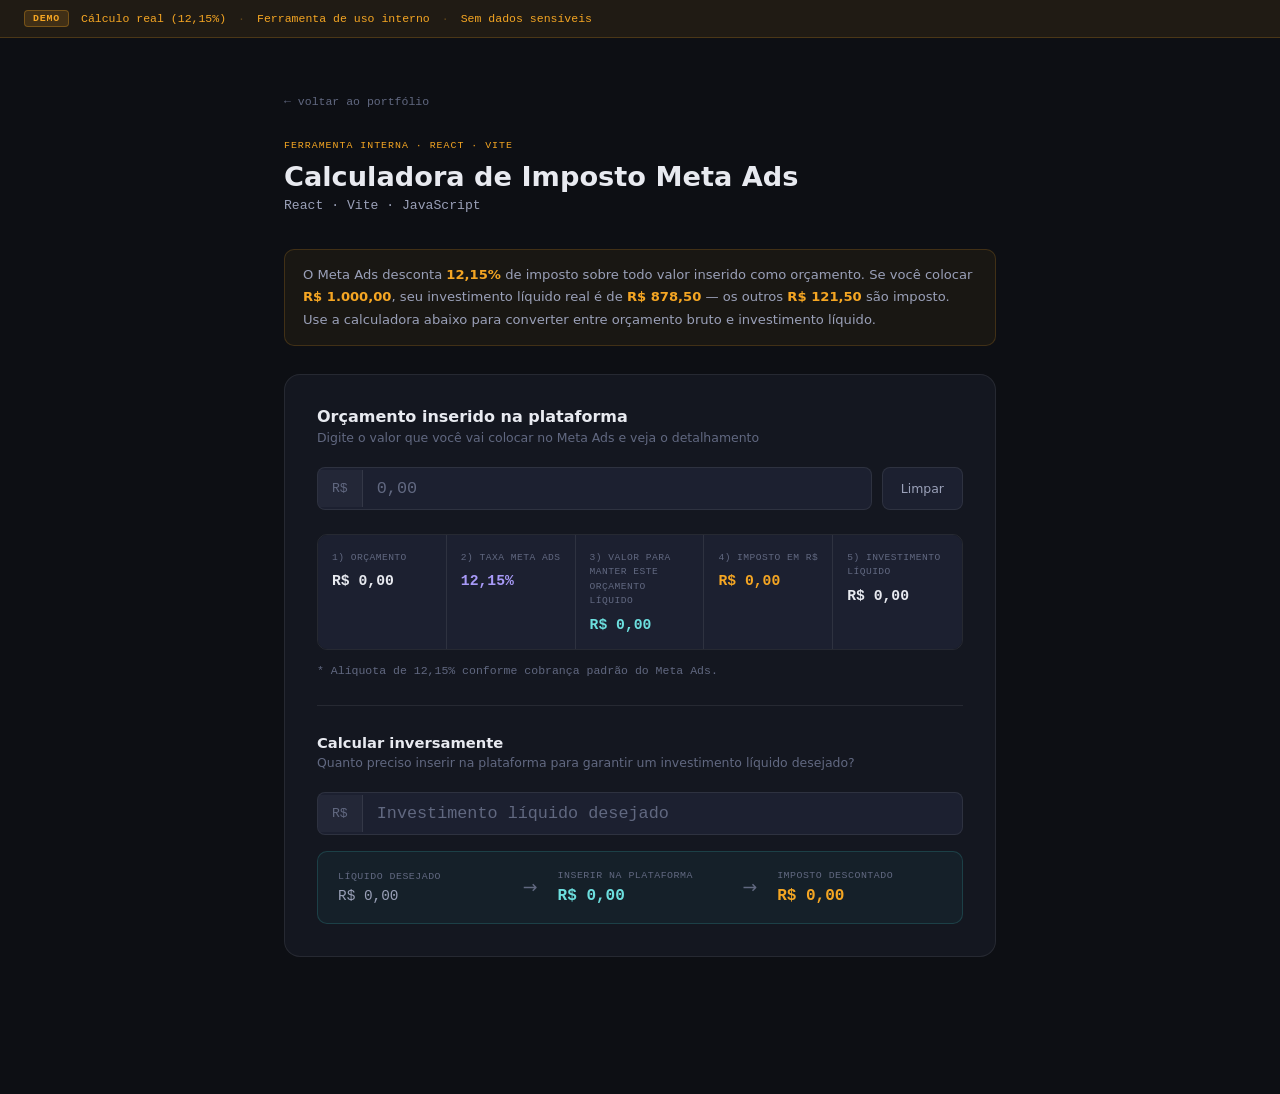
<file: assets/demos/meta-tax-calc.html>
<!DOCTYPE html>
<html lang="pt-BR">
<head>
  <meta charset="UTF-8">
  <meta name="viewport" content="width=device-width, initial-scale=1.0">
  <title>Calculadora de Imposto Meta Ads · Demo</title>
  <style>
    *, *::before, *::after { box-sizing: border-box; margin: 0; padding: 0; }
    :root {
      --bg: #0d0f14; --s1: #141720; --s2: #1c2030;
      --bd: rgba(255,255,255,.08); --tx: #e8eaf0; --tx2: #9aa0b8; --tx3: #616880;
      --p: #7c6ef5; --p-l: #a89af8; --p-rgb: 124,110,245;
      --tl: #3ecfcf; --tl-l: #6ddfdf; --tl-rgb: 62,207,207;
      --or: #f5a623; --or-rgb: 245,166,35;
      --ok: #22c55e; --er: #ef4444;
      --mono: 'JetBrains Mono','Fira Code','Consolas',monospace;
      --t: .2s ease;
    }
    body { background: var(--bg); color: var(--tx); font-family: 'Inter',system-ui,sans-serif; min-height: 100vh; padding-bottom: 80px; }

    /* Banner */
    .demo-banner {
      background: rgba(var(--or-rgb),.08); border-bottom: 1px solid rgba(var(--or-rgb),.2);
      padding: 10px 24px; display: flex; align-items: center; gap: 12px;
      font-size: .72rem; color: var(--or); font-family: var(--mono); flex-wrap: wrap;
    }
    .demo-badge {
      background: rgba(var(--or-rgb),.15); border: 1px solid rgba(var(--or-rgb),.3);
      border-radius: 4px; padding: 2px 8px; font-size: .62rem; font-weight: 700;
      letter-spacing: .08em; text-transform: uppercase;
    }
    .demo-banner .sep { opacity: .3; }

    /* Layout */
    .page { max-width: 760px; margin: 0 auto; padding: 52px 24px; }

    .page-header { margin-bottom: 36px; }
    .eyebrow {
      font-family: var(--mono); font-size: .62rem; color: var(--or);
      text-transform: uppercase; letter-spacing: .1em; margin-bottom: 10px;
    }
    h1 { font-size: 1.7rem; font-weight: 700; color: var(--tx); margin-bottom: 6px; }
    .sub { font-size: .82rem; color: var(--tx2); font-family: var(--mono); }

    /* Info */
    .info-card {
      background: rgba(var(--or-rgb),.05); border: 1px solid rgba(var(--or-rgb),.18);
      border-radius: 10px; padding: 14px 18px; margin-bottom: 28px;
      font-size: .82rem; color: var(--tx2); line-height: 1.7;
    }
    .info-card strong { color: var(--or); }

    /* Card */
    .calc-card {
      background: var(--s1); border: 1px solid var(--bd); border-radius: 16px; padding: 32px;
    }
    .calc-card h2 { font-size: 1rem; font-weight: 600; margin-bottom: 4px; }
    .card-desc { font-size: .78rem; color: var(--tx3); margin-bottom: 22px; }

    /* Input */
    .input-row { display: flex; gap: 10px; align-items: stretch; margin-bottom: 24px; }
    .currency-label {
      flex: 1; display: flex; align-items: center;
      background: var(--s2); border: 1px solid var(--bd);
      border-radius: 8px; overflow: hidden; transition: border-color var(--t);
    }
    .currency-label:focus-within { border-color: rgba(var(--or-rgb),.5); }
    .prefix {
      padding: 11px 14px; font-family: var(--mono); font-size: .82rem;
      color: var(--tx3); background: rgba(255,255,255,.03); border-right: 1px solid var(--bd);
      flex-shrink: 0;
    }
    .currency-label input {
      flex: 1; background: none; border: none; outline: none;
      padding: 11px 14px; font-family: var(--mono); font-size: 1.05rem; color: var(--tx);
      min-width: 0;
    }
    .currency-label input::placeholder { color: var(--tx3); }
    .btn-ghost {
      background: var(--s2); border: 1px solid var(--bd); border-radius: 8px;
      padding: 11px 18px; font-size: .78rem; color: var(--tx2); cursor: pointer;
      transition: all var(--t); white-space: nowrap; font-family: inherit;
    }
    .btn-ghost:hover { border-color: rgba(255,255,255,.15); color: var(--tx); }

    /* Results grid */
    .results-grid {
      display: grid; grid-template-columns: repeat(5, 1fr);
      border: 1px solid var(--bd); border-radius: 10px; overflow: hidden;
    }
    @media (max-width: 600px) {
      .results-grid { grid-template-columns: 1fr 1fr; }
      .results-grid .ritem:nth-child(5) { grid-column: 1 / -1; }
    }
    .ritem {
      padding: 16px 14px; background: var(--s2);
      border-right: 1px solid var(--bd);
    }
    .ritem:last-child { border-right: none; }
    .ritem .rlabel {
      font-size: .6rem; color: var(--tx3); text-transform: uppercase;
      letter-spacing: .05em; margin-bottom: 8px; font-family: var(--mono); line-height: 1.5;
    }
    .ritem .rval {
      font-family: var(--mono); font-size: .92rem; font-weight: 600; color: var(--tx);
    }
    .rval.teal { color: var(--tl-l); }
    .rval.orange { color: var(--or); }
    .rval.purple { color: var(--p-l); }

    .note { margin-top: 14px; font-size: .72rem; color: var(--tx3); font-family: var(--mono); }

    /* Divider */
    .divider { border: none; border-top: 1px solid var(--bd); margin: 28px 0; }

    /* Inverse section */
    .calc-card h3 { font-size: .92rem; font-weight: 600; margin-bottom: 4px; }
    .inverse-result {
      background: rgba(var(--tl-rgb),.05); border: 1px solid rgba(var(--tl-rgb),.18);
      border-radius: 10px; padding: 18px 20px; display: flex; align-items: center;
      gap: 20px; flex-wrap: wrap; margin-top: 0;
    }
    .inv-item { flex: 1; min-width: 130px; }
    .inv-item .il { font-size: .62rem; color: var(--tx3); font-family: var(--mono); text-transform: uppercase; letter-spacing: .05em; margin-bottom: 6px; }
    .inv-item .iv { font-family: var(--mono); font-size: 1rem; font-weight: 700; color: var(--tl-l); }
    .inv-item .iv.dim { color: var(--tx2); font-weight: 400; font-size: .9rem; }
    .inv-item .iv.tax { color: var(--or); }
    .arrow-sep { color: var(--tx3); font-size: 1.1rem; flex-shrink: 0; }

    /* Back link */
    .back-link {
      display: inline-flex; align-items: center; gap: 6px;
      font-family: var(--mono); font-size: .72rem; color: var(--tx3);
      text-decoration: none; margin-bottom: 32px;
      transition: color var(--t);
    }
    .back-link:hover { color: var(--tx2); }
  </style>
</head>
<body>

<div class="demo-banner">
  <span class="demo-badge">Demo</span>
  <span>Cálculo real (12,15%)</span>
  <span class="sep">·</span>
  <span>Ferramenta de uso interno</span>
  <span class="sep">·</span>
  <span>Sem dados sensíveis</span>
</div>

<div class="page">
  <a href="../../index.html#projects" class="back-link">← voltar ao portfólio</a>

  <div class="page-header">
    <div class="eyebrow">Ferramenta Interna · React · Vite</div>
    <h1>Calculadora de Imposto Meta Ads</h1>
    <p class="sub">React · Vite · JavaScript</p>
  </div>

  <div class="info-card">
    O Meta Ads desconta <strong>12,15%</strong> de imposto sobre todo valor inserido como
    orçamento. Se você colocar <strong>R$ 1.000,00</strong>, seu investimento líquido real
    é de <strong>R$ 878,50</strong> — os outros <strong>R$ 121,50</strong> são imposto.
    Use a calculadora abaixo para converter entre orçamento bruto e investimento líquido.
  </div>

  <div class="calc-card">
    <!-- Calculadora direta -->
    <h2>Orçamento inserido na plataforma</h2>
    <p class="card-desc">Digite o valor que você vai colocar no Meta Ads e veja o detalhamento</p>

    <div class="input-row">
      <label class="currency-label">
        <span class="prefix">R$</span>
        <input type="text" id="budgetInput" placeholder="0,00" inputmode="numeric" autocomplete="off" />
      </label>
      <button class="btn-ghost" id="clearBtn">Limpar</button>
    </div>

    <div class="results-grid">
      <div class="ritem">
        <div class="rlabel">1) Orçamento</div>
        <div class="rval" id="r-budget">R$ 0,00</div>
      </div>
      <div class="ritem">
        <div class="rlabel">2) Taxa Meta Ads</div>
        <div class="rval purple">12,15%</div>
      </div>
      <div class="ritem">
        <div class="rlabel">3) Valor para manter este orçamento líquido</div>
        <div class="rval teal" id="r-corrected">R$ 0,00</div>
      </div>
      <div class="ritem">
        <div class="rlabel">4) Imposto em R$</div>
        <div class="rval orange" id="r-tax">R$ 0,00</div>
      </div>
      <div class="ritem">
        <div class="rlabel">5) Investimento líquido</div>
        <div class="rval" id="r-net">R$ 0,00</div>
      </div>
    </div>

    <p class="note">* Alíquota de 12,15% conforme cobrança padrão do Meta Ads.</p>

    <hr class="divider" />

    <!-- Calculadora inversa -->
    <h3>Calcular inversamente</h3>
    <p class="card-desc">Quanto preciso inserir na plataforma para garantir um investimento líquido desejado?</p>

    <div class="input-row" style="margin-bottom: 16px;">
      <label class="currency-label">
        <span class="prefix">R$</span>
        <input type="text" id="netInput" placeholder="Investimento líquido desejado" inputmode="numeric" autocomplete="off" />
      </label>
    </div>

    <div class="inverse-result">
      <div class="inv-item">
        <div class="il">Líquido desejado</div>
        <div class="iv dim" id="inv-net">R$ 0,00</div>
      </div>
      <span class="arrow-sep">→</span>
      <div class="inv-item">
        <div class="il">Inserir na plataforma</div>
        <div class="iv" id="inv-gross">R$ 0,00</div>
      </div>
      <span class="arrow-sep">→</span>
      <div class="inv-item">
        <div class="il">Imposto descontado</div>
        <div class="iv tax" id="inv-tax">R$ 0,00</div>
      </div>
    </div>
  </div>
</div>

<script>
  const TAX = 0.1215;
  const fmt = v => new Intl.NumberFormat('pt-BR', { style: 'currency', currency: 'BRL' }).format(v || 0);

  function parseCurrency(raw) {
    const digits = raw.replace(/[^\d]/g, '');
    return digits ? Number(digits) / 100 : 0;
  }
  function maskCurrency(raw) {
    const digits = raw.replace(/[^\d]/g, '');
    if (!digits) return '';
    return new Intl.NumberFormat('pt-BR', { minimumFractionDigits: 2, maximumFractionDigits: 2 }).format(Number(digits) / 100);
  }

  // Calculadora direta
  document.getElementById('budgetInput').addEventListener('input', function() {
    this.value = maskCurrency(this.value);
    const v = parseCurrency(this.value);
    document.getElementById('r-budget').textContent    = fmt(v);
    document.getElementById('r-tax').textContent       = fmt(v * TAX);
    document.getElementById('r-corrected').textContent = fmt(v / (1 - TAX));
    document.getElementById('r-net').textContent       = fmt(v * (1 - TAX));
  });

  document.getElementById('clearBtn').addEventListener('click', () => {
    document.getElementById('budgetInput').value = '';
    ['r-budget','r-tax','r-corrected','r-net'].forEach(id => document.getElementById(id).textContent = 'R$ 0,00');
  });

  // Calculadora inversa
  document.getElementById('netInput').addEventListener('input', function() {
    this.value = maskCurrency(this.value);
    const net = parseCurrency(this.value);
    const gross = net / (1 - TAX);
    const tax   = gross - net;
    document.getElementById('inv-net').textContent   = fmt(net);
    document.getElementById('inv-gross').textContent = fmt(gross);
    document.getElementById('inv-tax').textContent   = fmt(tax);
  });
</script>
</body>
</html>
</file>
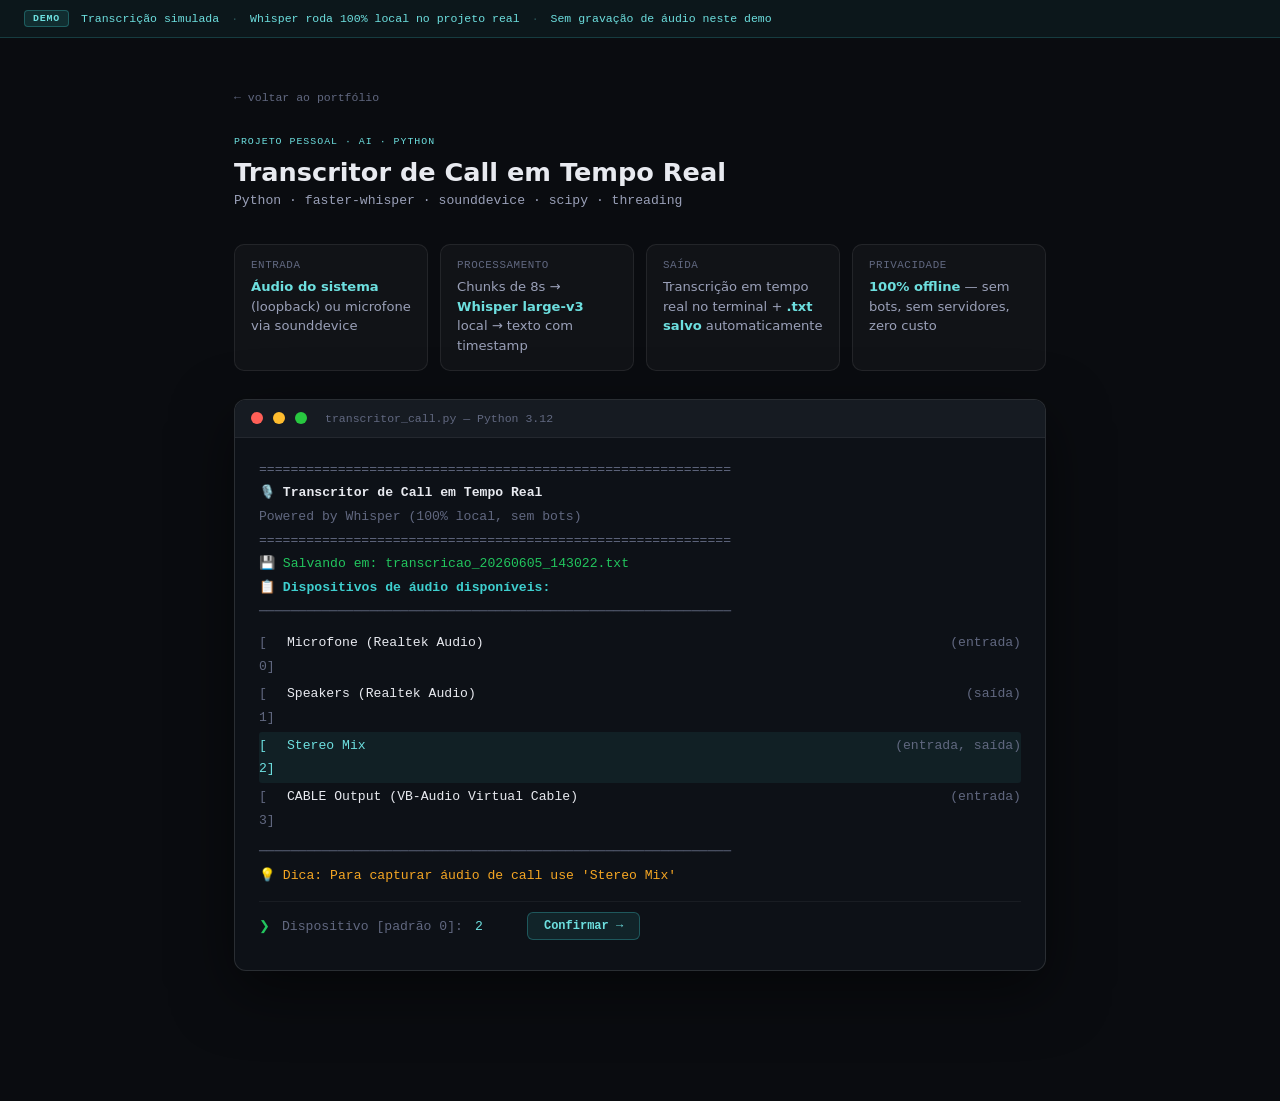
<file: assets/demos/whisper-transcriber.html>
<!DOCTYPE html>
<html lang="pt-BR">
<head>
  <meta charset="UTF-8">
  <meta name="viewport" content="width=device-width, initial-scale=1.0">
  <title>Transcritor de Call em Tempo Real · Demo</title>
  <style>
    *, *::before, *::after { box-sizing: border-box; margin: 0; padding: 0; }
    :root {
      --bg: #0a0c10; --term: #0d1117; --term-b: #161b22;
      --bd: rgba(255,255,255,.08); --tx: #e8eaf0; --tx2: #9aa0b8; --tx3: #616880;
      --p: #7c6ef5; --p-l: #a89af8; --p-rgb: 124,110,245;
      --tl: #3ecfcf; --tl-l: #6ddfdf; --tl-rgb: 62,207,207;
      --or: #f5a623; --or-rgb: 245,166,35;
      --ok: #22c55e; --ok-rgb: 34,197,94;
      --red: #ef4444; --red-rgb: 239,68,68;
      --mono: 'JetBrains Mono','Fira Code','Consolas',monospace;
      --t: .2s ease;
    }
    body { background: var(--bg); color: var(--tx); font-family: 'Inter',system-ui,sans-serif; min-height: 100vh; padding-bottom: 80px; }

    /* Banner */
    .demo-banner {
      background: rgba(var(--tl-rgb),.06); border-bottom: 1px solid rgba(var(--tl-rgb),.2);
      padding: 10px 24px; display: flex; align-items: center; gap: 12px;
      font-size: .72rem; color: var(--tl-l); font-family: var(--mono); flex-wrap: wrap;
    }
    .demo-badge {
      background: rgba(var(--tl-rgb),.12); border: 1px solid rgba(var(--tl-rgb),.3);
      border-radius: 4px; padding: 2px 8px; font-size: .62rem; font-weight: 700;
      letter-spacing: .08em; text-transform: uppercase;
    }
    .demo-banner .sep { opacity: .3; }

    /* Layout */
    .page { max-width: 860px; margin: 0 auto; padding: 48px 24px; }
    .back-link {
      display: inline-flex; align-items: center; gap: 6px;
      font-family: var(--mono); font-size: .72rem; color: var(--tx3);
      text-decoration: none; margin-bottom: 32px; transition: color var(--t);
    }
    .back-link:hover { color: var(--tx2); }

    .page-header { margin-bottom: 36px; }
    .eyebrow { font-family: var(--mono); font-size: .62rem; color: var(--tl-l); text-transform: uppercase; letter-spacing: .1em; margin-bottom: 10px; }
    h1 { font-size: 1.6rem; font-weight: 700; margin-bottom: 6px; }
    .sub { font-size: .82rem; color: var(--tx2); font-family: var(--mono); }

    /* How-it-works */
    .how-row { display: flex; gap: 12px; flex-wrap: wrap; margin-bottom: 28px; }
    .how-item {
      flex: 1; min-width: 150px;
      background: rgba(255,255,255,.03); border: 1px solid var(--bd);
      border-radius: 10px; padding: 14px 16px;
    }
    .how-item .hi { font-size: .68rem; color: var(--tx3); font-family: var(--mono); text-transform: uppercase; letter-spacing: .05em; margin-bottom: 6px; }
    .how-item .hv { font-size: .82rem; color: var(--tx2); line-height: 1.5; }
    .how-item .hv strong { color: var(--tl-l); }

    /* Terminal window */
    .terminal-window {
      background: var(--term); border: 1px solid rgba(255,255,255,.12);
      border-radius: 12px; overflow: hidden; box-shadow: 0 20px 60px rgba(0,0,0,.5);
    }
    .term-titlebar {
      background: var(--term-b); padding: 12px 16px;
      display: flex; align-items: center; gap: 10px;
      border-bottom: 1px solid rgba(255,255,255,.06);
    }
    .term-dot { width: 12px; height: 12px; border-radius: 50%; }
    .term-dot.red   { background: #ff5f57; }
    .term-dot.amber { background: #febc2e; }
    .term-dot.green { background: #28c840; }
    .term-title { font-family: var(--mono); font-size: .72rem; color: var(--tx3); margin-left: 8px; }

    .term-body {
      padding: 20px 24px; font-family: var(--mono); font-size: .82rem;
      line-height: 1.8; min-height: 420px;
    }

    /* Terminal text colours */
    .t-white   { color: #e8eaf0; }
    .t-green   { color: #22c55e; }
    .t-teal    { color: #3ecfcf; }
    .t-amber   { color: #f5a623; }
    .t-purple  { color: #a89af8; }
    .t-dim     { color: #616880; }
    .t-red     { color: #ef4444; }
    .t-bold    { font-weight: 700; }

    /* Device table */
    .dev-table { margin: 6px 0; }
    .dev-row {
      display: flex; gap: 0; padding: 2px 0; cursor: pointer;
      border-radius: 3px; transition: background var(--t);
    }
    .dev-row:hover { background: rgba(255,255,255,.05); }
    .dev-row.selected { background: rgba(62,207,207,.08); }
    .dev-idx { color: #616880; width: 28px; flex-shrink: 0; }
    .dev-name { color: #e8eaf0; flex: 1; }
    .dev-type { color: #616880; }
    .dev-row.selected .dev-name { color: var(--tl-l); }
    .dev-row.selected .dev-idx  { color: var(--tl-l); }

    /* Input row */
    .term-input-row {
      display: flex; align-items: center; gap: 12px;
      margin-top: 14px; padding: 10px 0;
      border-top: 1px solid rgba(255,255,255,.05);
    }
    .term-prompt { color: var(--ok); }
    .term-input {
      background: none; border: none; outline: none;
      font-family: var(--mono); font-size: .82rem; color: var(--tl-l);
      width: 40px; caret-color: var(--tl-l);
    }
    .btn-confirm {
      background: rgba(var(--tl-rgb),.1); border: 1px solid rgba(var(--tl-rgb),.3);
      border-radius: 6px; padding: 6px 16px; color: var(--tl-l); font-size: .75rem;
      cursor: pointer; font-family: var(--mono); font-weight: 600; transition: all var(--t);
    }
    .btn-confirm:hover { background: rgba(var(--tl-rgb),.2); }

    /* Progress bar */
    .progress-wrap { margin: 8px 0; height: 6px; background: rgba(255,255,255,.08); border-radius: 3px; overflow: hidden; }
    .progress-bar { height: 100%; background: var(--ok); border-radius: 3px; width: 0%; transition: width .1s linear; }

    /* Stop button */
    .btn-stop {
      background: rgba(var(--red-rgb),.1); border: 1px solid rgba(var(--red-rgb),.3);
      border-radius: 6px; padding: 7px 18px; color: var(--red); font-size: .78rem;
      cursor: pointer; font-family: var(--mono); font-weight: 600; transition: all var(--t);
      margin-top: 8px; display: inline-block;
    }
    .btn-stop:hover { background: rgba(var(--red-rgb),.2); }
    .btn-stop:disabled { opacity: .4; cursor: not-allowed; }

    /* Download button */
    .btn-download {
      background: rgba(var(--ok-rgb),.1); border: 1px solid rgba(var(--ok-rgb),.3);
      border-radius: 6px; padding: 7px 18px; color: var(--ok); font-size: .78rem;
      cursor: pointer; font-family: var(--mono); font-weight: 600; transition: all var(--t);
      margin-top: 4px; text-decoration: none; display: inline-block;
    }
    .btn-download:hover { background: rgba(var(--ok-rgb),.2); }

    /* Blinking cursor */
    .cursor { display: inline-block; width: 8px; height: 14px; background: #22c55e; animation: blink 1s step-end infinite; vertical-align: middle; margin-left: 2px; }
    @keyframes blink { 0%,100%{opacity:1} 50%{opacity:0} }

    /* Recording indicator */
    .rec-dot { display: inline-block; width: 8px; height: 8px; border-radius: 50%; background: var(--red); animation: pulse 1s ease-in-out infinite; margin-right: 4px; }
    @keyframes pulse { 0%,100%{opacity:1;transform:scale(1)} 50%{opacity:.5;transform:scale(.85)} }
  </style>
</head>
<body>

<div class="demo-banner">
  <span class="demo-badge">Demo</span>
  <span>Transcrição simulada</span>
  <span class="sep">·</span>
  <span>Whisper roda 100% local no projeto real</span>
  <span class="sep">·</span>
  <span>Sem gravação de áudio neste demo</span>
</div>

<div class="page">
  <a href="../../index.html#projects" class="back-link">← voltar ao portfólio</a>

  <div class="page-header">
    <div class="eyebrow">Projeto Pessoal · AI · Python</div>
    <h1>Transcritor de Call em Tempo Real</h1>
    <p class="sub">Python · faster-whisper · sounddevice · scipy · threading</p>
  </div>

  <div class="how-row">
    <div class="how-item">
      <div class="hi">Entrada</div>
      <div class="hv"><strong>Áudio do sistema</strong> (loopback) ou microfone via sounddevice</div>
    </div>
    <div class="how-item">
      <div class="hi">Processamento</div>
      <div class="hv">Chunks de 8s → <strong>Whisper large-v3</strong> local → texto com timestamp</div>
    </div>
    <div class="how-item">
      <div class="hi">Saída</div>
      <div class="hv">Transcrição em tempo real no terminal + <strong>.txt salvo</strong> automaticamente</div>
    </div>
    <div class="how-item">
      <div class="hi">Privacidade</div>
      <div class="hv"><strong>100% offline</strong> — sem bots, sem servidores, zero custo</div>
    </div>
  </div>

  <div class="terminal-window">
    <div class="term-titlebar">
      <span class="term-dot red"></span>
      <span class="term-dot amber"></span>
      <span class="term-dot green"></span>
      <span class="term-title">transcritor_call.py — Python 3.12</span>
    </div>
    <div class="term-body" id="termBody">
      <!-- Content injected by JS -->
    </div>
  </div>
</div>

<script>
const term = document.getElementById('termBody');
const FILENAME = 'transcricao_20260605_143022.txt';

const TRANSCRIPT = [
  '[14:30:12] Bom, vamos começar. Alguém pode trazer os números de maio?',
  '[14:30:19] Claro. Investimento total de 285 mil reais, 6.180 leads, CPL médio de 46 reais.',
  '[14:30:31] Legal. Em relação a abril, como ficou o crescimento?',
  '[14:30:38] Abril foi 271 mil investidos, 5.820 leads. Crescemos 6,2% em volume.',
  '[14:30:51] Ótimo. E o Meta Ads especificamente?',
  '[14:30:58] Meta teve 182 mil investidos. CPL de 44 reais, abaixo do target de 50.',
  '[14:31:11] E o CTR das campanhas?',
  '[14:31:18] CTR em 2,1%. Está baixo. Já subimos 4 criativos novos essa semana.',
  '[14:31:30] Google Search como performou?',
  '[14:31:37] Search foi o destaque do mês. CTR de 4,3%, CPC de 12 reais, CPL de 38.',
  '[14:31:49] Excelente. E o TikTok?',
  '[14:31:55] TikTok ainda em fase de aprendizado. CPL alto, 78 reais. Mais 15 dias.',
  '[14:32:08] Alguma loja com queda que precisa de atenção?',
  '[14:32:15] Sim, unidade 047 com queda de 18% em leads. Precisa investigar o funil.',
  '[14:32:28] Entendido, vou checar no CRM ainda hoje. Mais algum ponto?',
  '[14:32:35] Só avisar que o relatório completo sobe no Sheets até quinta-feira.',
  '[14:32:42] Perfeito. Obrigado a todos, reunião encerrada.',
];

let phase = 0; // 0=devices, 1=loading, 2=recording, 3=done
let transcriptIdx = 0;
let recTimer = null;
let stopped = false;

function ln(html, extraClass) {
  const d = document.createElement('div');
  d.innerHTML = html;
  if (extraClass) d.classList.add(extraClass);
  term.appendChild(d);
  term.scrollTop = term.scrollHeight;
  return d;
}

function header() {
  ln(`<span class="t-dim">${'='.repeat(60)}</span>`);
  ln(`<span class="t-white t-bold">  🎙️  Transcritor de Call em Tempo Real</span>`);
  ln(`<span class="t-dim">  Powered by Whisper (100% local, sem bots)</span>`);
  ln(`<span class="t-dim">${'='.repeat(60)}</span>`);
  ln('');
  ln(`<span class="t-green">💾 Salvando em: ${FILENAME}</span>`);
  ln('');
}

function deviceList() {
  ln(`<span class="t-teal t-bold">📋 Dispositivos de áudio disponíveis:</span>`);
  ln(`<span class="t-dim">${'─'.repeat(60)}</span>`);

  const devices = [
    { idx:' 0', name:'Microfone (Realtek Audio)               ', type:'(entrada)' },
    { idx:' 1', name:'Speakers (Realtek Audio)                ', type:'(saída)' },
    { idx:' 2', name:'Stereo Mix                              ', type:'(entrada, saída)' },
    { idx:' 3', name:'CABLE Output (VB-Audio Virtual Cable)   ', type:'(entrada)' },
  ];

  const tableEl = document.createElement('div');
  tableEl.className = 'dev-table';
  devices.forEach((d, i) => {
    const row = document.createElement('div');
    row.className = 'dev-row' + (i === 2 ? ' selected' : '');
    row.innerHTML = `<span class="dev-idx">  [${d.idx}]</span><span class="dev-name"> ${d.name}</span><span class="dev-type">${d.type}</span>`;
    row.addEventListener('click', () => {
      tableEl.querySelectorAll('.dev-row').forEach(r => r.classList.remove('selected'));
      row.classList.add('selected');
      document.getElementById('deviceInput').value = String(i);
    });
    tableEl.appendChild(row);
  });
  term.appendChild(tableEl);

  ln(`<span class="t-dim">${'─'.repeat(60)}</span>`);
  ln('');
  ln(`<span class="t-amber">💡 Dica: Para capturar áudio de call use 'Stereo Mix'</span>`);
  ln('');

  // Input row
  const inputRow = document.createElement('div');
  inputRow.className = 'term-input-row';
  inputRow.id = 'inputRow';
  inputRow.innerHTML = `
    <span class="term-prompt">❯</span>
    <span class="t-dim">Dispositivo [padrão 0]:</span>
    <input type="text" id="deviceInput" class="term-input" value="2" maxlength="1" />
    <button class="btn-confirm" onclick="confirmDevice()">Confirmar →</button>
  `;
  term.appendChild(inputRow);
  term.scrollTop = term.scrollHeight;
}

function confirmDevice() {
  const val = document.getElementById('deviceInput').value.trim() || '0';
  document.getElementById('inputRow').remove();

  const devNames = ['Microfone (Realtek Audio)', 'Speakers (Realtek Audio)', 'Stereo Mix', 'CABLE Output (VB-Audio)'];
  const devName = devNames[+val] || devNames[0];
  ln('');
  ln(`<span class="t-dim">❯ ${val}</span>`);
  ln(`<span class="t-teal">✓ Usando: ${devName}</span>`);
  ln('');

  loadModel();
}

function loadModel() {
  ln(`<span class="t-white">⚙️  Carregando modelo Whisper 'large-v3'...</span>`);
  ln(`<span class="t-dim">   (primeira vez faz download ~150MB — aguarde)</span>`);

  // Progress bar
  const progressWrap = document.createElement('div');
  progressWrap.className = 'progress-wrap';
  const progressBar = document.createElement('div');
  progressBar.className = 'progress-bar';
  progressWrap.appendChild(progressBar);
  term.appendChild(progressWrap);

  let pct = 0;
  const interval = setInterval(() => {
    pct = Math.min(100, pct + 1.2 + Math.random() * 2);
    progressBar.style.width = pct + '%';
    if (pct >= 100) {
      clearInterval(interval);
      setTimeout(() => {
        progressWrap.remove();
        ln(`<span class="t-green t-bold">✅ Modelo carregado!</span>`);
        ln('');
        startRecording();
      }, 400);
    }
  }, 40);
}

function startRecording() {
  const recLine = document.createElement('div');
  recLine.innerHTML = `<span class="rec-dot"></span><span class="t-red t-bold">Gravando...</span> <span class="t-dim">Pressione o botão para parar.</span>`;
  term.appendChild(recLine);
  ln(`<span class="t-dim">${'─'.repeat(60)}</span>`);
  ln('');

  const stopBtn = document.createElement('button');
  stopBtn.className = 'btn-stop';
  stopBtn.id = 'stopBtn';
  stopBtn.textContent = '⏹ Parar Gravação';
  stopBtn.onclick = stopRecording;
  term.appendChild(stopBtn);
  ln('');

  term.scrollTop = term.scrollHeight;

  // Start dripping transcript lines
  function nextLine() {
    if (stopped || transcriptIdx >= TRANSCRIPT.length) {
      if (!stopped) stopRecording();
      return;
    }
    const delay = 1800 + Math.random() * 1400;
    recTimer = setTimeout(() => {
      ln(`<span class="t-teal">🗣️  </span><span class="t-white">${TRANSCRIPT[transcriptIdx]}</span>`);
      transcriptIdx++;
      nextLine();
    }, delay);
  }
  nextLine();
}

function stopRecording() {
  stopped = true;
  if (recTimer) clearTimeout(recTimer);

  const btn = document.getElementById('stopBtn');
  if (btn) btn.disabled = true;

  ln('');
  ln(`<span class="t-dim">${'─'.repeat(60)}</span>`);
  ln(`<span class="t-amber t-bold">⏹️  Gravação encerrada.</span>`);
  ln('');
  ln(`<span class="t-white">📄 Transcrição completa (${transcriptIdx} falas):</span>`);
  ln(`<span class="t-dim">${'─'.repeat(60)}</span>`);

  TRANSCRIPT.slice(0, transcriptIdx).forEach(line => {
    ln(`<span class="t-dim">${line}</span>`);
  });

  if (transcriptIdx === 0) {
    ln(`<span class="t-dim">Nenhuma fala detectada.</span>`);
  }

  ln('');
  ln(`<span class="t-green">💾 Arquivo salvo em: ./${FILENAME}</span>`);
  ln('');

  // Download button
  const dlBtn = document.createElement('a');
  dlBtn.className = 'btn-download';
  dlBtn.textContent = '⬇ Baixar Transcrição (.txt)';
  const content = TRANSCRIPT.slice(0, transcriptIdx).join('\n');
  dlBtn.href = 'data:text/plain;charset=utf-8,' + encodeURIComponent(content);
  dlBtn.download = FILENAME;
  term.appendChild(dlBtn);
  ln('');

  term.scrollTop = term.scrollHeight;
}

// Boot sequence
header();
setTimeout(deviceList, 300);
</script>
</body>
</html>
</file>
